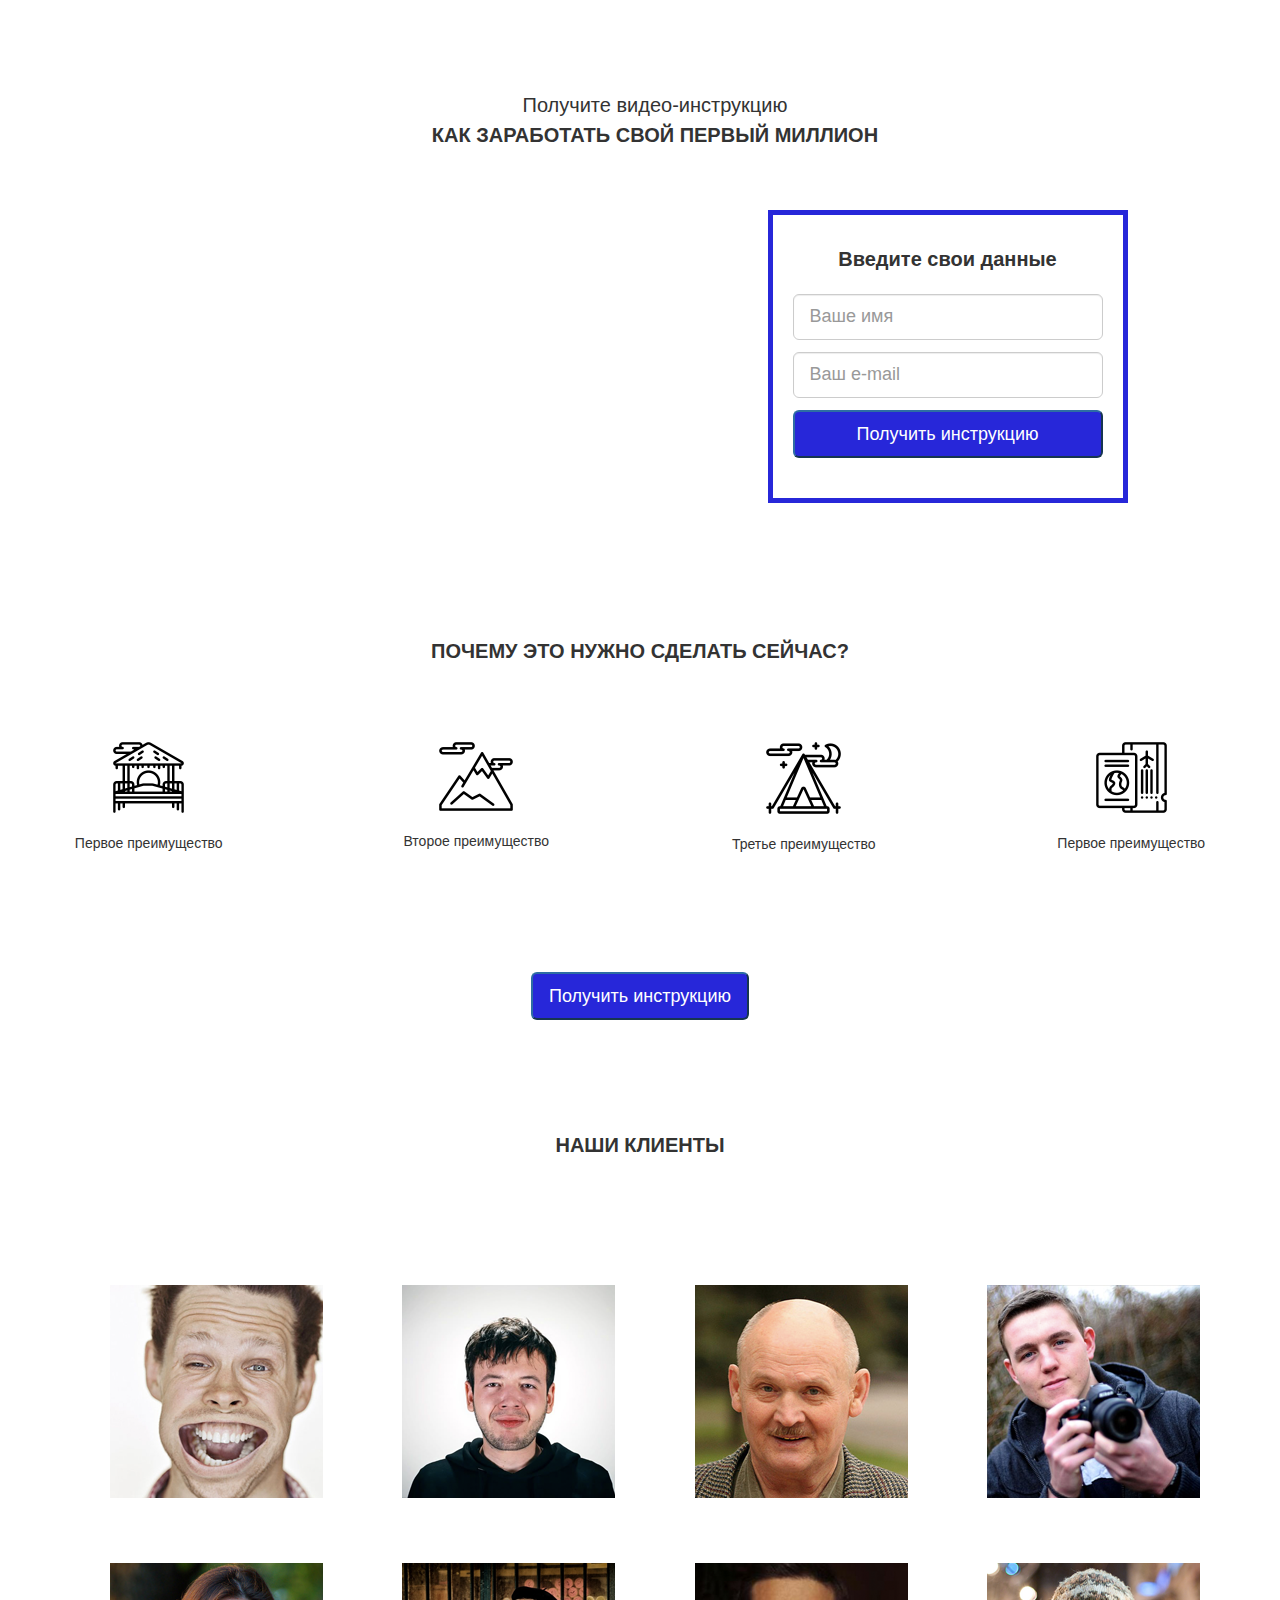
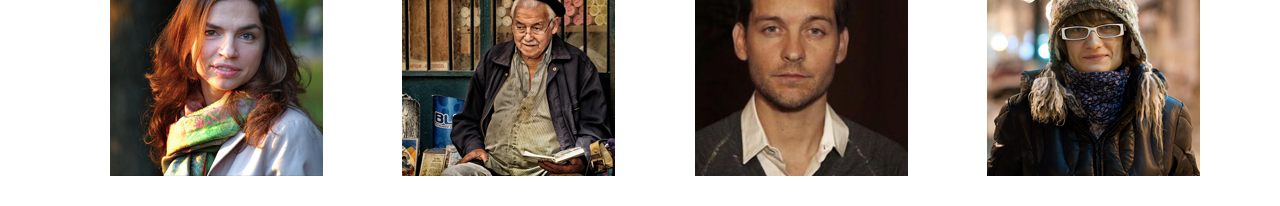
<file: lesson12/index.html>
<!DOCTYPE html>
<html lang="en">
<head>
	<meta charset="UTF-8">
	<title>Мой первый сайт</title>
 <link rel="stylesheet" type="text/css" href="css/bootstrap.css">
 <link rel="stylesheet" type="text/css" href="css/style.css">
</head>
<body>
	<div class="section">
		<div class="container">
			<div class="container">
			<div class="row">
				<div class="col-lg-6 col-lg-offset-3">
					<h1 class="header text-center" >
					<span>Получите видео-инструкцию</span>
					<strong class="text-uppercase">Как заработать свой первый миллион</strong>
				</h1>
				</div>
			</div>
		  <div class="row">
		  	<div class="col-lg-6 col-lg-offset-1 col-md-8 col-md-offset-2">
		  		<div class="video">
		  		<iframe width="100%" height="315" src="https://www.youtube.com/embed/ayVLjyWqMCs" frameborder="0" allow="accelerometer; autoplay; encrypted-media; gyroscope; picture-in-picture" allowfullscreen></iframe>
		  	</div>
		  </div>
    <div class="col-lg-4 col-lg-offset-0 col-md-8 col-md-offset-2">
    	<div class="form">
    		<form action="#">
    			<p class="form-header text-center">Введите свои данные</p>
    			<input type="text" class="form-control input-lg" placeholder="Ваше имя" >
    			<input type="text" class="form-control input-lg" placeholder="Ваш e-mail" >
    			<button class="btn-primary btn-lg btn-block form-btn">Получить инструкцию</button>
    		</form>
    	</div>
    </div>
		  </div>
		 </div>
		</div>
		</div>

<div class="section">
	<div class="row">
		<div class="col-lg-12 col-xs-12 col-sm-12 col-md-12">
			<h2 class="section-header text-uppercase text-center">Почему это нужно сделать сейчас?</h2>
		</div>
	</div>
	<div class="feature text-center">
		<div class="row">
			<div class="col-lg-3 col-md-6">
				<div class="feature-box">
					<img src="img/01.png" alt="1 преимущество">
					<p>Первое преимущество</p>
				</div>
			</div>
			<div class="col-lg-3 col-md-6">
				<div class="feature-box">
					<img src="img/02.png" alt="2 преимущество">
					<p>Второе преимущество</p>
				</div>
			</div>
			<div class="col-lg-3 col-md-6">
				<div class="feature-box">
					<img src="img/03.png" alt="3 преимущество">
					<p>Третье преимущество</p>
				</div>
			</div>
			<div class="col-lg-3 col-md-6">
				<div class="feature-box">
					<img src="img/04.png" alt="4 преимущество">
					<p>Первое преимущество</p>
				</div>
			</div>
			</div>
			<button class="btn-primary btn-lg center-block form-btn">Получить инструкцию</button>
		</div>
	</div>	
 <div class="section">
 	<div class="container">
 		<div class="row">
 		<div class="clients">
 			<div class="col-lg-12 col-md-12 col-sm-12 col-xs-12 text-uppercase text-center">
 			<p>Наши клиенты</p>
 		</div>
 		</div>
 	</div>
 	<div class="container">
<div class="row">
 <div class="clients-img">
 	<div class="col-lg-3 col-md-6 col-sm-9 col-xs-12 text-center  form-8">
 		<img src="img/1a.png" alt="Первый"> </div>
 			<div class="col-lg-3 col-md-6 col-sm-9 col-xs-12 text-center form-8 ">
 				<img src="img/2a.png" alt="Второй"> </div>
 			 <div class="col-lg-3 col-md-6 col-sm-9 col-xs-12 text-center form-8 ">
 			<img src="img/3a.png" alt="Третий"> </div>
 		<div class="col-lg-3 col-md-6 col-sm-9 col-xs-12 text-center form-8">
 	<img src="img/4a.png" alt="Четвертый"> </div>
 </div>
 			
 	  </div>
 	 </div>
 	 <div class="container">
  <div class="row">
 <div class="clients-img">
 	<div class="col-lg-3 col-md-6 col-sm-9 col-xs-12 text-center form-8 ">
 		<img src="img/5a (1).png" alt="Пятый"> </div>
 			<div class="col-lg-3 col-md-6 col-sm-9 col-xs-12 text-center form-8 ">
 				<img src="img/6a.png" alt="Шестой"> </div>
 			 <div class="col-lg-3 col-md-6 col-sm-9 col-xs-12 text-center form-8  ">
 			<img src="img/7a.png" alt="Седьмой"> </div>
 		<div class="col-lg-3 col-md-6 col-sm-9 col-xs-12 text-center form-8 ">
 	<img src="img/8a.png" alt="Восьмой"> </div>
 </div>
 			
 	  </div>
 	 </div>
  </div>
 </div>


</body>
</html>
</file>
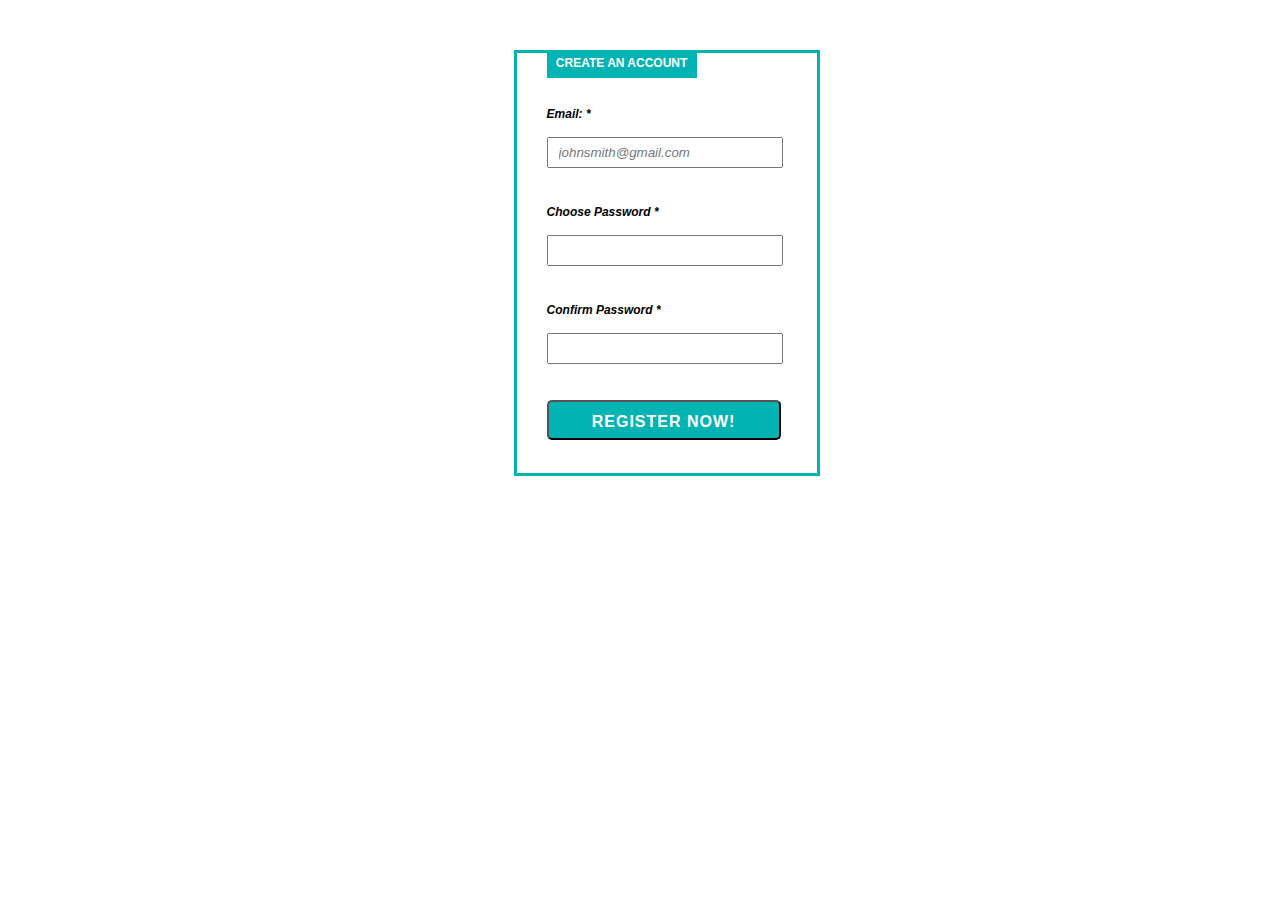
<file: lesson13/index.html>
<!DOCTYPE html>
<html lang="en">
<head>
	<meta charset="UTF-8">
	<link rel="stylesheet" type="text/css" href="css/style.css">
	<title>Registr</title>
</head>
<body>
	<div class="container">
		<div class="menu">
			<div class="form-create">
				<div class="text">Create an account
				</div>
			  <div class="email">Email: *</div>
			   <input class="email-input" type="input-email" name="text" placeholder="johnsmith@gmail.com ">
			   <div class="password1">Choose Password *
				</div>
			   <input class="email-input" type="input-email" name="text" >
			   <div class="password1">Confirm Password *
				</div>
				<input class="email-input" type="input-email" name="text" >
     <button class="btn"><p class="btn-text">REGISTER NOW!</p></button>
			</div>
		</div>
	</div>
</body>
</html>
</file>
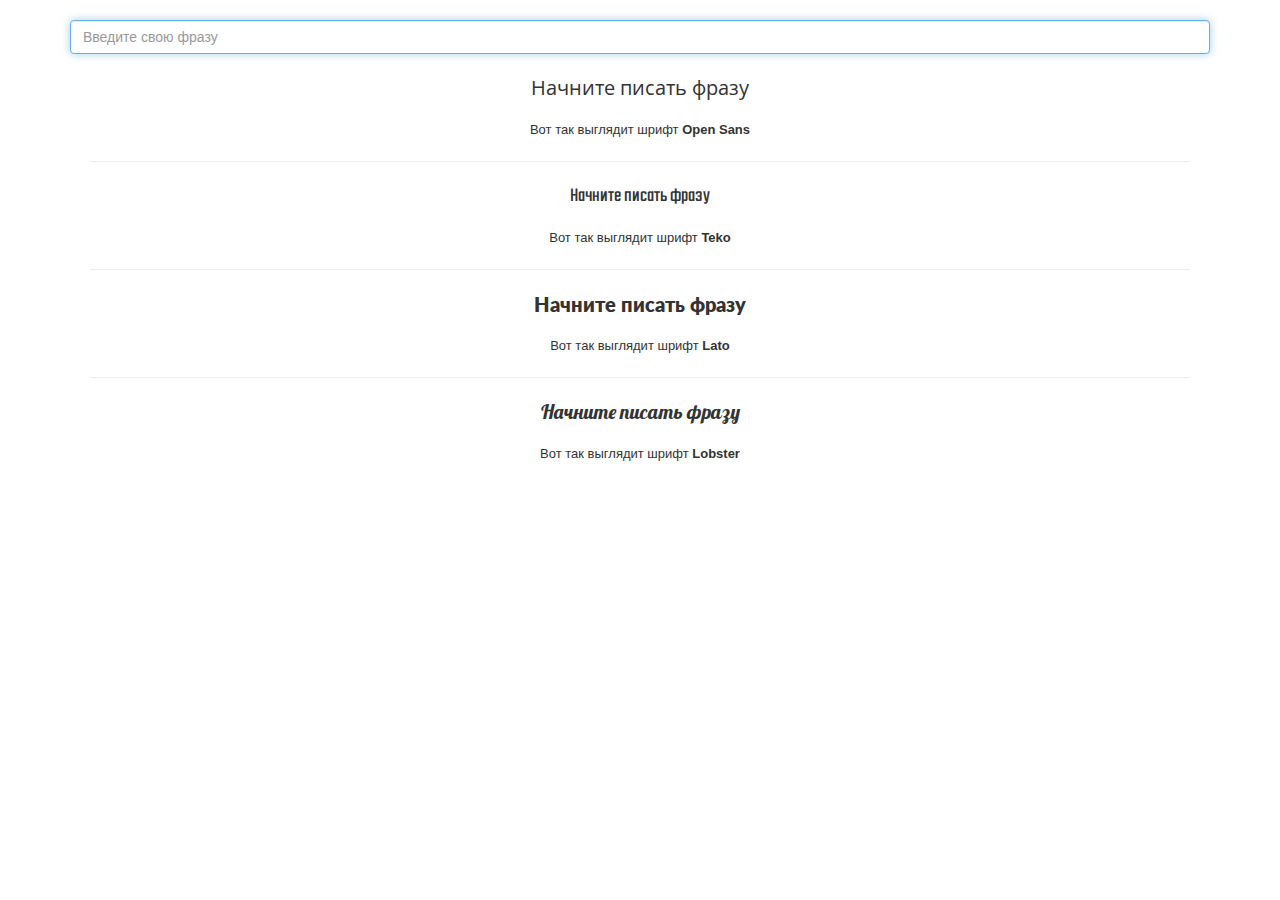
<file: lesson14.1/index.html>
<!DOCTYPE html>
<html lang="ru">
  <head>
    <meta charset="utf-8">
    <meta http-equiv="X-UA-Compatible" content="IE=edge">
    <meta name="viewport" content="width=device-width, initial-scale=1">
    <meta property="og:title" content="" />
    <meta property="og:description" content="" />
    <meta property="og:url" content="" />
    <meta property="og:image" content="img/preview.jpg" />

    <meta name="title" content="" />
    <meta name="description" content="" />
    <link rel="image_src" href="img/preview.jpg" />

    <!-- The above 3 meta tags *must* come first in the head; any other head content must come *after* these tags -->
    <title>Подбор шрифтов</title>
    <link rel="shortcut icon" type="image/x-icon" href="favicon.ico">
    <link rel="icon" href="img/favicon/favicon-16.png" sizes="16x16" type="image/png">
    <link rel="icon" href="img/favicon/favicon-32.png" sizes="32x32" type="image/png">
    <link rel="icon" href="img/favicon/favicon-48.png" sizes="48x48" type="image/png">
    <link rel="icon" href="img/favicon/favicon-62.png" sizes="62x62" type="image/png">
    <link rel="icon" href="img/favicon/favicon-192.png" sizes="192x192" type="image/png">
    <link href="https://fonts.googleapis.com/css?family=Open+Sans&display=swap" rel="stylesheet">
    <link href="https://fonts.googleapis.com/css?family=Lobster&display=swap" rel="stylesheet">

    <!-- Bootstrap -->
    <link href="css/bootstrap.min.css" rel="stylesheet">
  	<link rel="stylesheet" href="css/style.css"/>
    <!-- HTML5 shim and Respond.js for IE8 support of HTML5 elements and media queries -->
    <!-- WARNING: Respond.js doesn't work if you view the page via file:// -->
    <!--[if lt IE 9]>
      <script src="https://oss.maxcdn.com/html5shiv/3.7.3/html5shiv.min.js"></script>
      <script src="https://oss.maxcdn.com/respond/1.4.2/respond.min.js"></script>
    <![endif]-->
  </head>
  <body>
    <header>
    	<div class="container">
  				<div class="text-box"><input type="search" class="form-control" autofocus placeholder="Введите свою фразу"></div>
  				<div class="fonts">
  					<p class="resault OpenSans">Начните писать фразу</p>
  					<small >Вот так выглядит шрифт <strong>Open Sans</strong></small>
  					<hr>
  					<p class="resault Teko">Начните писать фразу</p>
  					<small>Вот так выглядит шрифт <strong>Teko</strong></small>
  					<hr>
  					<p class="resault Lato">Начните писать фразу</p>
  					<small>Вот так выглядит шрифт <strong>Lato</strong></small>
  					<hr>
  					<p class="resault Lobster">Начните писать фразу</p>
  					<small>Вот так выглядит шрифт <strong>Lobster</strong></small>
  					
  				</div>
    	</div>
    </header>

    <!-- jQuery (necessary for Bootstrap's JavaScript plugins) -->
    <script src="https://ajax.googleapis.com/ajax/libs/jquery/1.12.4/jquery.min.js"></script>
    <!-- Include all compiled plugins (below), or include individual files as needed -->
    <script>
    		$('input').keyup(function(){
    			$('p.resault').text($('input').val())
    		});
    </script>
  </body>
</html>
</file>
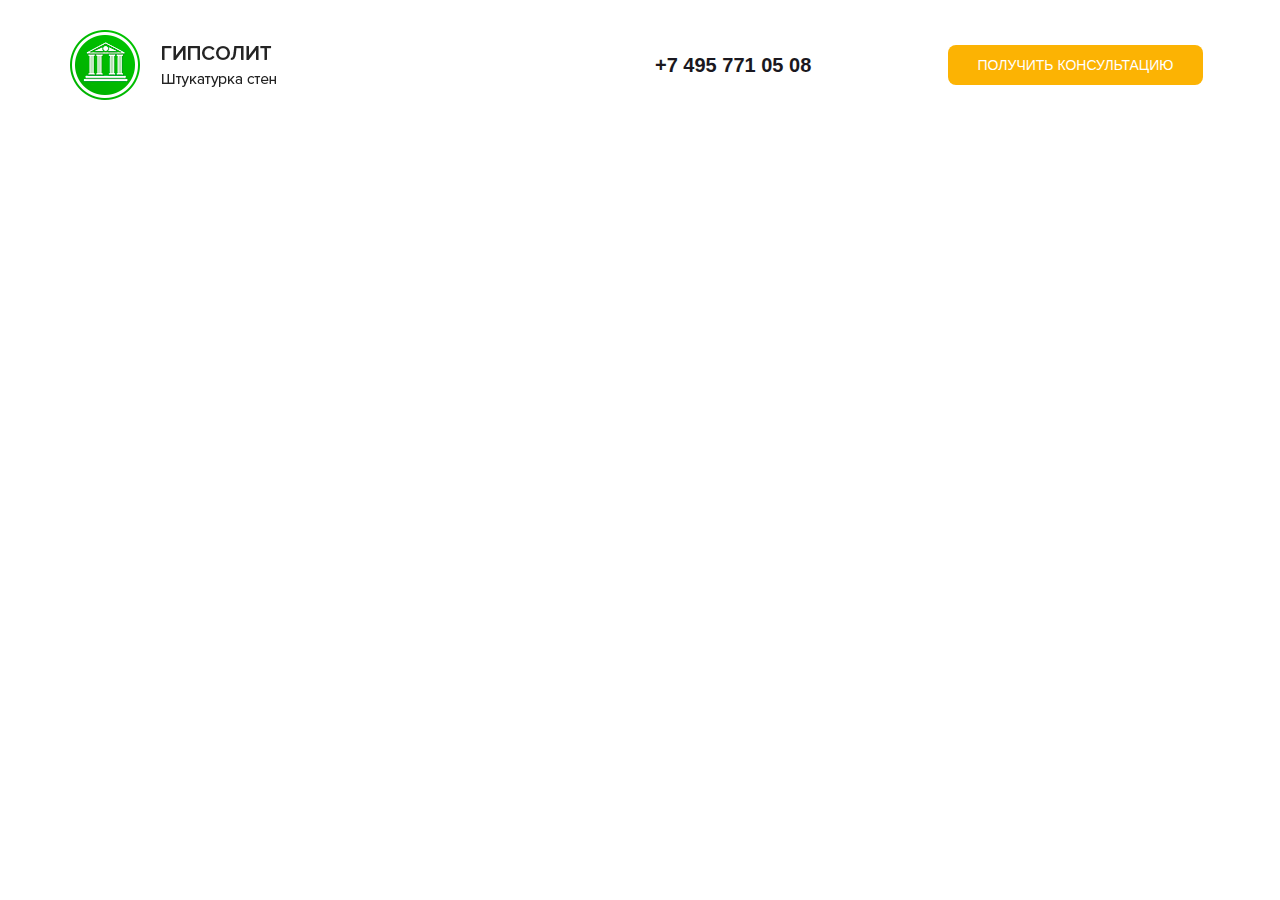
<file: lesson14/index.html>
<!DOCTYPE html>
<html lang="en">
<head>
  <meta http-equiv="X-UA-Compatible" content="IE=edge">
    <meta name="viewport" content="width=device-width, initial-scale=1">
  <meta charset="UTF-8">
  <title>Автоматизированная штукатурка стен</title>
  <link rel="stylesheet" type="text/css" href="css/style.css">
  <link rel="stylesheet" href="css/bootstrap.css">

</head>
<body>
  <main>
    <div class="container">
      <div class="header">
        <div class="row">
         <div class="col-md-3">
          <div class="logo">
           <img src="img/logo.png" alt="Гипсолит. Штукатурка стен">
       </div>
      </div>
       
       <div class="col-md-3 col-md-offset-3">
        <a class="phone-link" href="">+7 495 771 05 08</a>
    </div>
       
         <div class="col-md-3"> 
        <div class="wrap">
       <div class="wrap-block">
     <button class="button header-btn">Получить консультацию</button> 
        </div>
       </div>
      </div>
    </div>
   </div>
  </main>
</body>
</html>
</file>
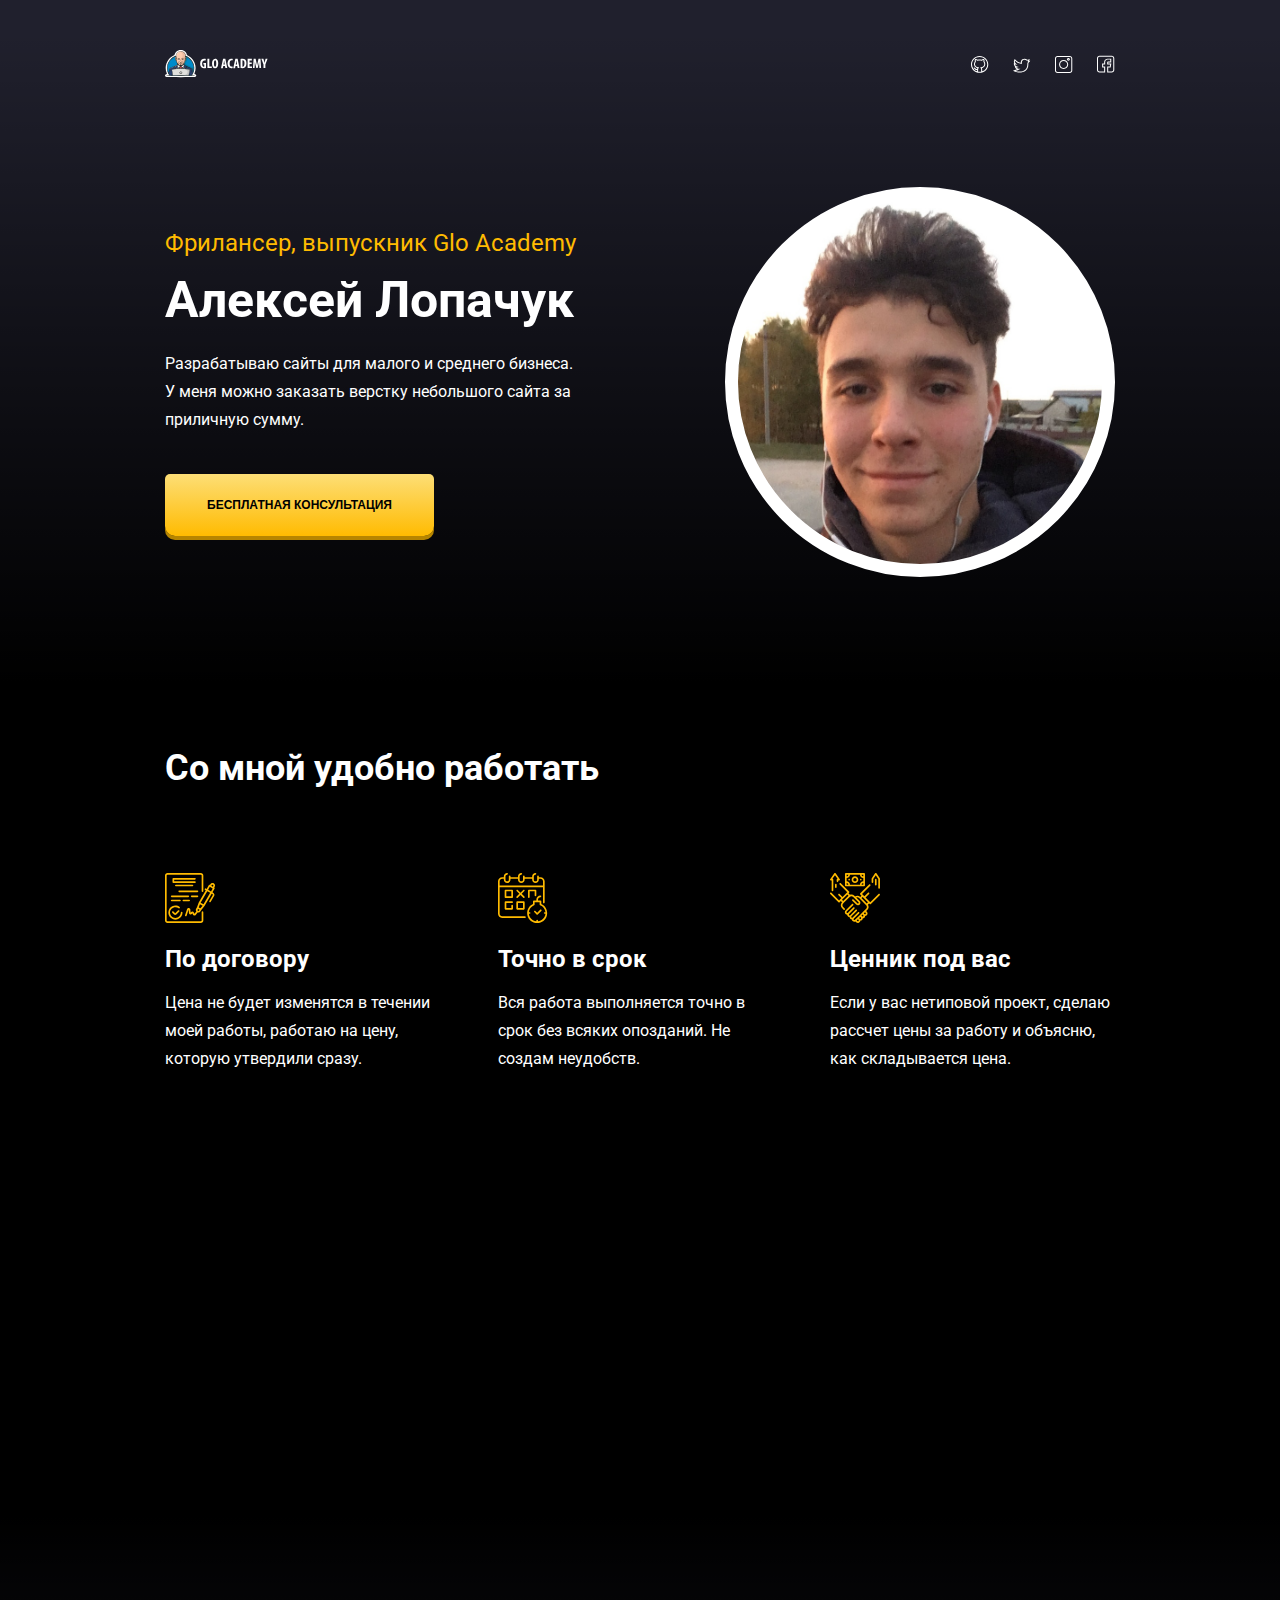
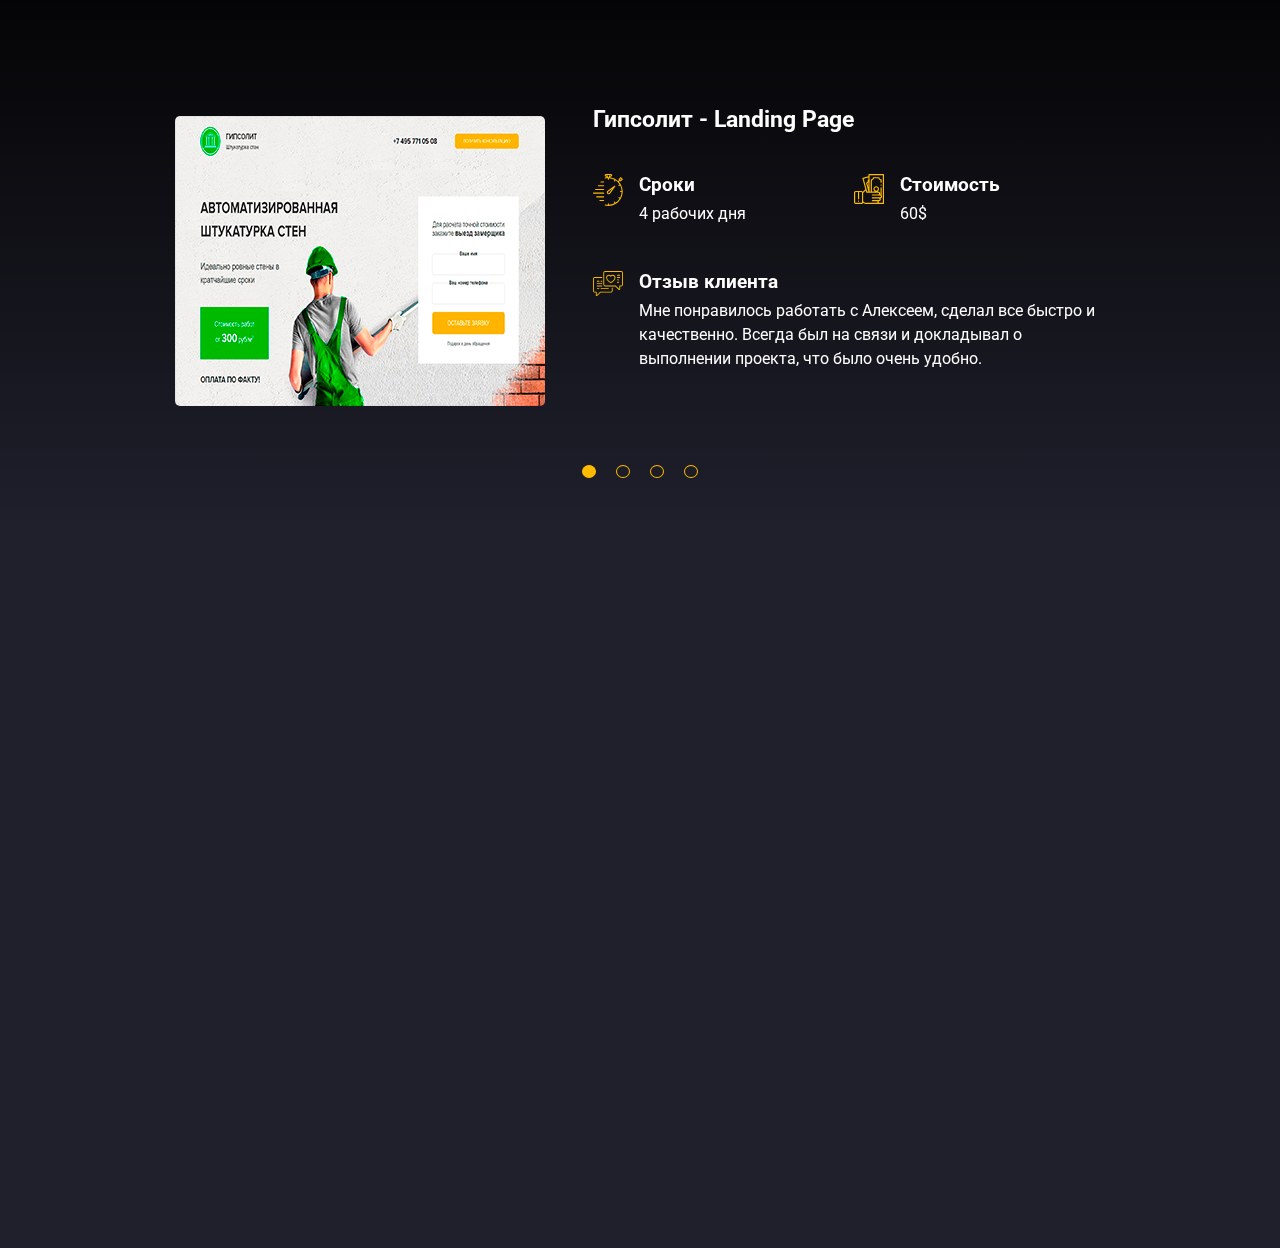
<file: portfolio/index.html>
<!DOCTYPE html>
<html lang="ru">
<head>
	<meta charset="UTF-8">
	<link rel="stylesheet" href="css/style.css">
	<link rel="stylesheet" href="css/swiper-bundle.min.css">
	<link rel="shortcut icon" href="../portfolio/img/logo/logo.ico" type="image/x-icon">
	<meta name="viewport" content="width=device-width, initial-scale=1">
	<link href="https://fonts.googleapis.com/css2?family=Roboto:wght@400;700&display=swap" rel="stylesheet">
	<link rel="stylesheet" href="https://cdnjs.cloudflare.com/ajax/libs/animate.css/3.5.1/animate.css">
	<title>Portfolio</title>
</head>
<body>
	<header class="hero">
		<div class="container">
			<div class="hero-header">
				<a href="https://glo.academy/"><img src="img/logo.svg" alt="Logo" class="logo"></a>
				<div class="social-links">

					<a href="https://alexkaunsss.github.io/" class="social-link">
						<img src="img/social/github.svg" alt="GitHub">
					</a>

					<a href="#" class="social-link">
						<img src="img/social/twitter.svg" alt="Twitter">
					</a>

					<a href="https://www.instagram.com/alexkauns/" class="social-link">
						<img src="img/social/instagram.svg" alt="Instagram">
					</a>

					<a href="https://www.facebook.com/alex.lapachuk.73" class="social-link">
						<img src="img/social/facebook.svg" alt="Facebook">
					</a>

				</div>
			</div>
			<div class="hero-content">

				<div class="hero-text">
					<span class="hero-subtitle wow fadeInLeft data-wow-delay="0.2s" ">Фрилансер, выпускник Glo Academy</span>
					<h1 class="hero-title wow fadeInLeft data-wow-delay="0.4s" ">Алексей Лопачук</h1>
					<p class="hero-description wow fadeInLeft data-wow-delay="0.6s"">Разрабатываю сайты для малого и среднего бизнеса. У меня можно заказать  верстку небольшого сайта за приличную сумму.</p>
					<a href="https://vk.com/im?sel=314858719" class="hero-button-text "><button class="button hero-button wow fadeInLeft data-wow-delay="0.6s"">Бесплатная консультация</button></a>
				</div>

				<div class="hero-avatar wow fadeIn data-wow-delay="0.1s"">
				</div>

			</div>
		</div>
	</header>
	<main>
		<section class="features section">
			<div class="container">
				<h2 class="section-title wow fadeInLeft data-wow-delay="0.2s"">Со мной удобно работать</h2>
				<div class="features-block">

					<div class="features-item wow fadeInUp data-wow-delay="0.2s"">
						<img src="img/features/offer-img.svg" alt="По договору" class="features-img">
						<h3 class="features-title">По договору</h3>
						<p class="features-text">Цена не будет изменятся в течении моей работы, работаю на цену, которую утвердили сразу.</p>
					</div>

					<div class="features-item wow fadeInUp data-wow-delay="0.2s"">
						<img src="img/features/deadline-img.svg" alt="Точно в срок" class="features-img">
						<h3 class="features-title">Точно в срок</h3>
						<p class="features-text">Вся работа выполняется точно в срок без всяких опозданий. Не создам неудобств.</p>
					</div>

					<div class="features-item wow fadeInUp data-wow-delay="0.2s"">
						<img src="img/features/agreement-img.svg" alt="Ценник под вас" class="features-img">
						<h3 class="features-title">Ценник под вас</h3>
						<p class="features-text">Если у вас нетиповой проект, сделаю рассчет цены за работу и объясню, как складывается цена.</p>
					</div>

					<div class="features-item wow fadeInDown data-wow-delay="0.2s"">
						<img src="img/features/steps-img.svg" alt="Премежуточные итоги" class="features-img">
						<h3 class="features-title">Премежуточные итоги</h3>
						<p class="features-text">Показываю работу поэтапно, а не в последий момент перед крайним сроком. </p>
					</div>

					<div class="features-item wow fadeInDown data-wow-delay="0.2s"">
						<img src="img/features/storage-img.svg" alt="Хостинг и домен " class="features-img">
						<h3 class="features-title">Хостинг и домен </h3>
						<p class="features-text">Если мы договорились о цене проекта, в неё входит всё: домен и хостинг на год + SSL сертификат.</p>
					</div>

					<div class="features-item wow fadeInDown data-wow-delay="0.2s"">
						<img src="img/features/conversation-img.svg" alt="Не брошу после сдачи" class="features-img">
						<h3 class="features-title">Не брошу после сдачи</h3>
						<p class="features-text">Научу вас или вашего сотрудника пользоваться сайтом, запишу видео-инструкции.</p>
					</div>

				</div>
			</div>
		</section>

		<section class="section projects">
			<div class="container">
				<h2 class="section-title wow fadeInLeft data-wow-delay="0.2s" ">Последние проекты</h2>

				<div class="project-slider">

					<div class="project-slide">
						<img src="img/project/1.png" alt="Project-image" class="project-image">
						<div class="project-text">
							<h3 class="project-title">Гипсолит - Landing Page</h3>

							<div class="project-time">
								<img src="img/project/time-icon.svg" alt="Сроки" class="project-icon">
								<div class="project-desription">
									<h3 class="project-subtitle">Сроки</h3>
									<p class="project-paragraph">4 рабочих дня</p>
								</div>	
							</div>

							<div class="project-cost">
								<img src="img/project/cost-icon.svg" alt="Сроки" class="project-icon">
								<div class="project-desription">
									<h3 class="project-subtitle">Стоимость</h3>
									<p class="project-paragraph">60$</p>
								</div>	
							</div>

							<div class="project-feedback">
								<img src="img/project/feedback-icon.svg" alt="Сроки" class="project-icon">
								<div class="project-desription">
									<h3 class="project-subtitle">Отзыв клиента</h3>
									<p class="project-paragraph">Мне понравилось работать с Алексеем, сделал все быстро и качественно. Всегда был на связи и докладывал о выполнении проекта, что было очень удобно.</p>
								</div>	
							</div>

						</div>
					</div>

					<div class="project-slide">
						<img src="img/project/2.png" alt="Project-image" class="project-image">
						<div class="project-text">
							<h3 class="project-title">Delivery Food - многостранничный сайт</h3>

							<div class="project-time">
								<img src="img/project/time-icon.svg" alt="Сроки" class="project-icon">
								<div class="project-desription">
									<h3 class="project-subtitle">Сроки</h3>
									<p class="project-paragraph">3 рабочих дня</p>
								</div>	
							</div>

							<div class="project-cost">
								<img src="img/project/cost-icon.svg" alt="Сроки" class="project-icon">
								<div class="project-desription">
									<h3 class="project-subtitle">Стоимость</h3>
									<p class="project-paragraph">50$</p>
								</div>	
							</div>

							<div class="project-feedback">
								<img src="img/project/feedback-icon.svg" alt="Сроки" class="project-icon">
								<div class="project-desription">
									<h3 class="project-subtitle">Отзыв клиента</h3>
									<p class="project-paragraph">Мне понравилось работать с Алексеем, сделал все быстро и качественно. Всегда был на связи и докладывал о выполнении проекта, что было очень удобно.</p>
								</div>	
							</div>

						</div>
					</div>

					<div class="project-slide">
						<img src="img/project/1.png" alt="Project-image" class="project-image">
						<div class="project-text">
							<h3 class="project-title">Гипсолит - Landing Page</h3>

							<div class="project-time">
								<img src="img/project/time-icon.svg" alt="Сроки" class="project-icon">
								<div class="project-desription">
									<h3 class="project-subtitle">Сроки</h3>
									<p class="project-paragraph">4 рабочих дня</p>
								</div>	
							</div>

							<div class="project-cost">
								<img src="img/project/cost-icon.svg" alt="Сроки" class="project-icon">
								<div class="project-desription">
									<h3 class="project-subtitle">Стоимость</h3>
									<p class="project-paragraph">60$</p>
								</div>	
							</div>

							<div class="project-feedback">
								<img src="img/project/feedback-icon.svg" alt="Сроки" class="project-icon">
								<div class="project-desription">
									<h3 class="project-subtitle">Отзыв клиента</h3>
									<p class="project-paragraph">Мне понравилось работать с Алексеем, сделал все быстро и качественно. Всегда был на связи и докладывал о выполнении проекта, что было очень удобно.</p>
								</div>	
							</div>

						</div>
					</div>


					<div class="project-slide">
						<img src="img/project/1.png" alt="Project-image" class="project-image">
						<div class="project-text">
							<h3 class="project-title">Гипсолит - Landing Page</h3>

							<div class="project-time">
								<img src="img/project/time-icon.svg" alt="Сроки" class="project-icon">
								<div class="project-desription">
									<h3 class="project-subtitle">Сроки</h3>
									<p class="project-paragraph">4 рабочих дня</p>
								</div>	
							</div>

							<div class="project-cost">
								<img src="img/project/cost-icon.svg" alt="Сроки" class="project-icon">
								<div class="project-desription">
									<h3 class="project-subtitle">Стоимость</h3>
									<p class="project-paragraph">60$</p>
								</div>	
							</div>

							<div class="project-feedback">
								<img src="img/project/feedback-icon.svg" alt="Сроки" class="project-icon">
								<div class="project-desription">
									<h3 class="project-subtitle">Отзыв клиента</h3>
									<p class="project-paragraph">Мне понравилось работать с Алексеем, сделал все быстро и качественно. Всегда был на связи и докладывал о выполнении проекта, что было очень удобно.</p>
								</div>	
							</div>

						</div>
					</div>


				</div>
			</div>
		</section>

	</main>

	<footer class="section">
		<div class="container">
			<div class="section-title wow fadeInLeft data-wow-delay="0.2s"">Свяжитесь со мной</div>
			<div class="contacts-block">
				<form action="POST" class="contacts-form wow fadeInLeft data-wow-delay="0.6s"">
					<h4 class="form-title">Можете просто оставить заявку, я позвоню вам сегодня</h4>
					<input type="text" class="input input-name" placeholder="Ваше имя">
					<input type="text" class="input input-phone" placeholder="Ваш телефон">
					<a href="https://vk.com/im?sel=314858719" class="hero-button-text"><button class="button form-button">Бесплатная консультация</button></a>
				</form>
				<div class="contacts-text wow fadeInRight data-wow-delay="0.6s"">
					<div class="contacts-data">
						<div class="contacts-phone">
							<h4 class="contacts-title">Телефон</h4>
							<a class="contacts-link" href="tel:+375333563442">+375 33 356 34 42</a>
						</div>
						<div class="contacts-mail">
							<h4 class="contacts-title">Почта</h4>
							<a class="contacts-link" href="mailto:alexlapachuk13@gmail.com">alexlapachuk13@gmail.com</a>
						</div>
						<div class="contacts-social">
							<h4 class="contacts-title">Соцсети</h4>
							<a href="https://t.me/alexkauns" class="contacts-link">t.me/alexkauns</a>
							<a href="https://t.me/alexkauns" class="contacts-link">t.me/alexkauns</a>
							<a href="https://t.me/alexkauns" class="contacts-link">t.me/alexkauns</a>
						</div>
					</div>
					<div class="social-links">

						<a href="https://alexkaunsss.github.io/" class="social-link">
							<img src="img/social/github.svg" alt="GitHub">
						</a>

						<a href="#" class="social-link">
							<img src="img/social/twitter.svg" alt="Twitter">
						</a>

						<a href="https://www.instagram.com/alexkauns/" class="social-link">
							<img src="img/social/instagram.svg" alt="Instagram">
						</a>

						<a href="https://www.facebook.com/alex.lapachuk.73" class="social-link">
							<img src="img/social/facebook.svg" alt="Facebook">
						</a>

					</div>
					<a href="https://freelance.habr.com/info/legal/pp" class="contacts-policy">Политика конфиденциальности</a>
				</div>
			</div>
		</div>
	</footer>

	<script src="js/wow.min.js"></script>
	<script src="js/swiper-bundle.min.js"></script>
	<script src="https://code.jquery.com/jquery-1.12.4.min.js"></script>
	<script src="js/slick.min.js"></script>
	<script src="js/script.js"></script>
	<script>
		new WOW().init();
	</script>
</body>
</html>
</file>
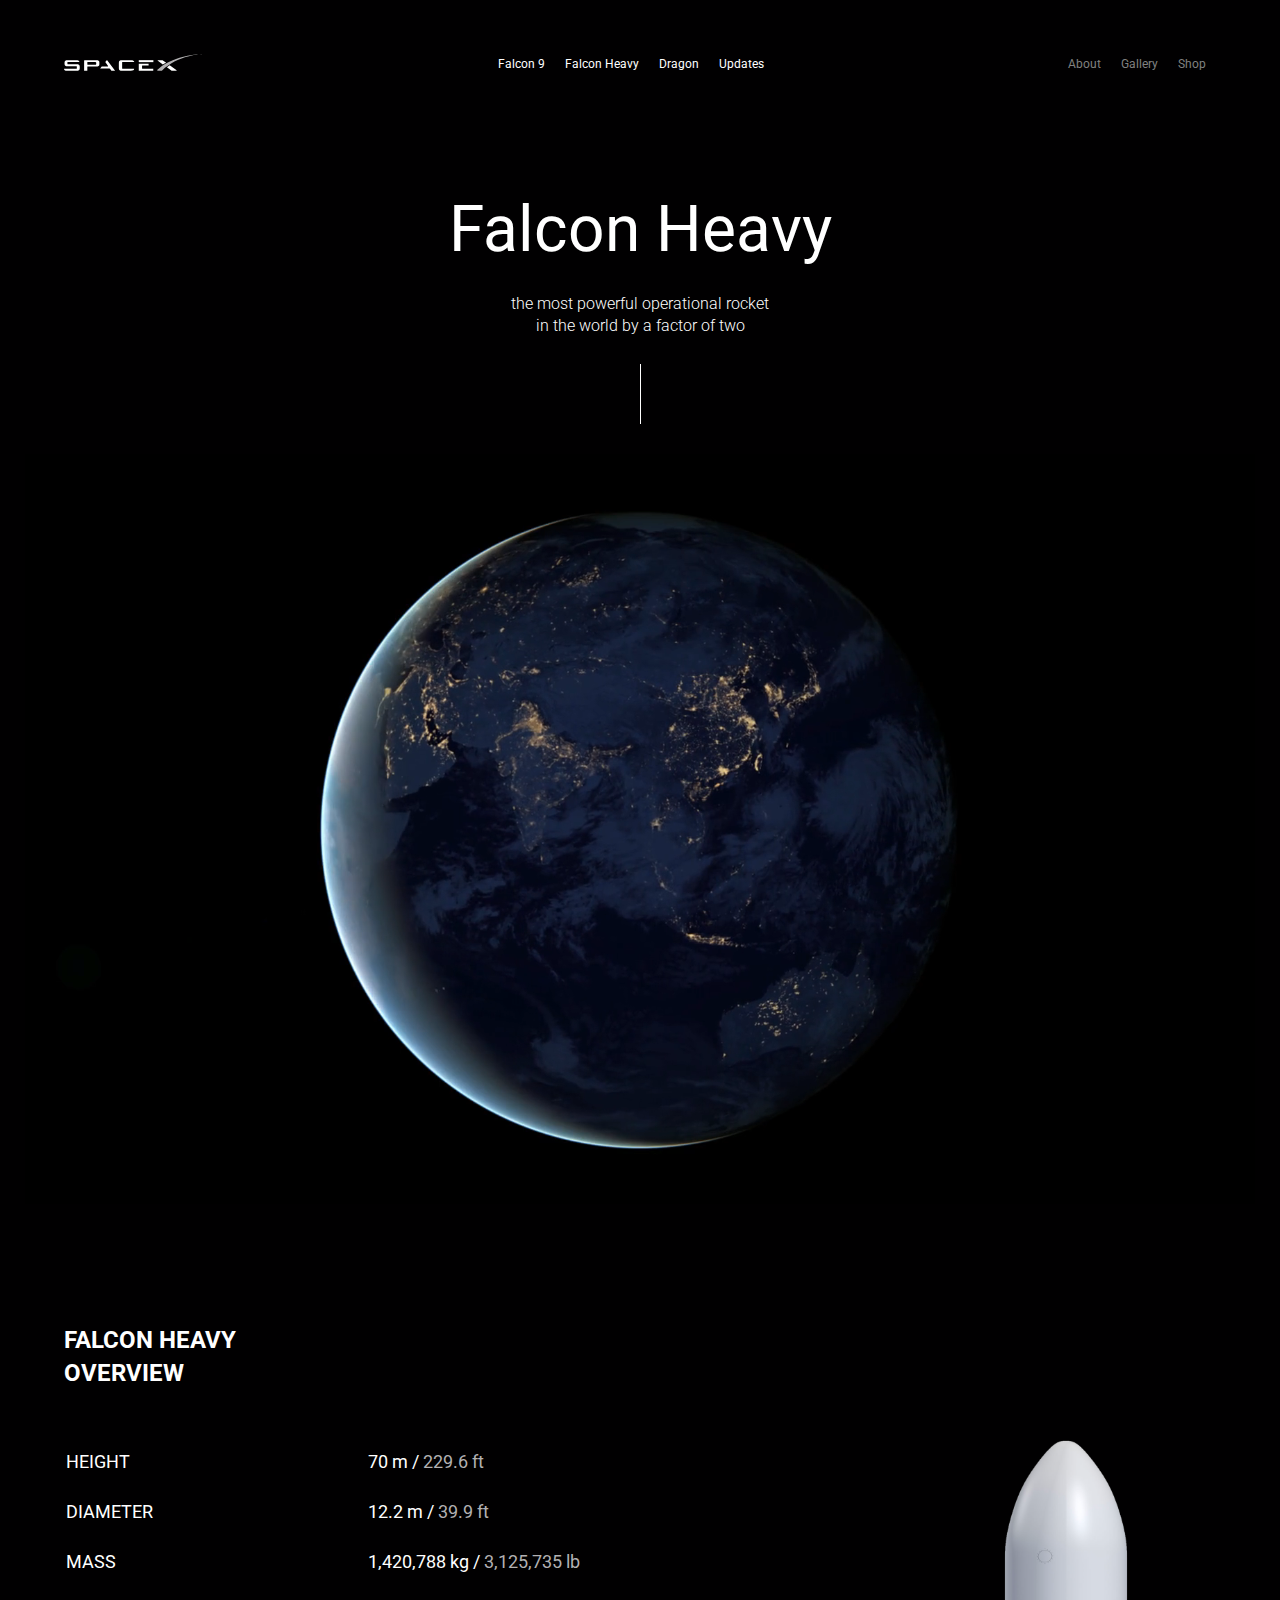
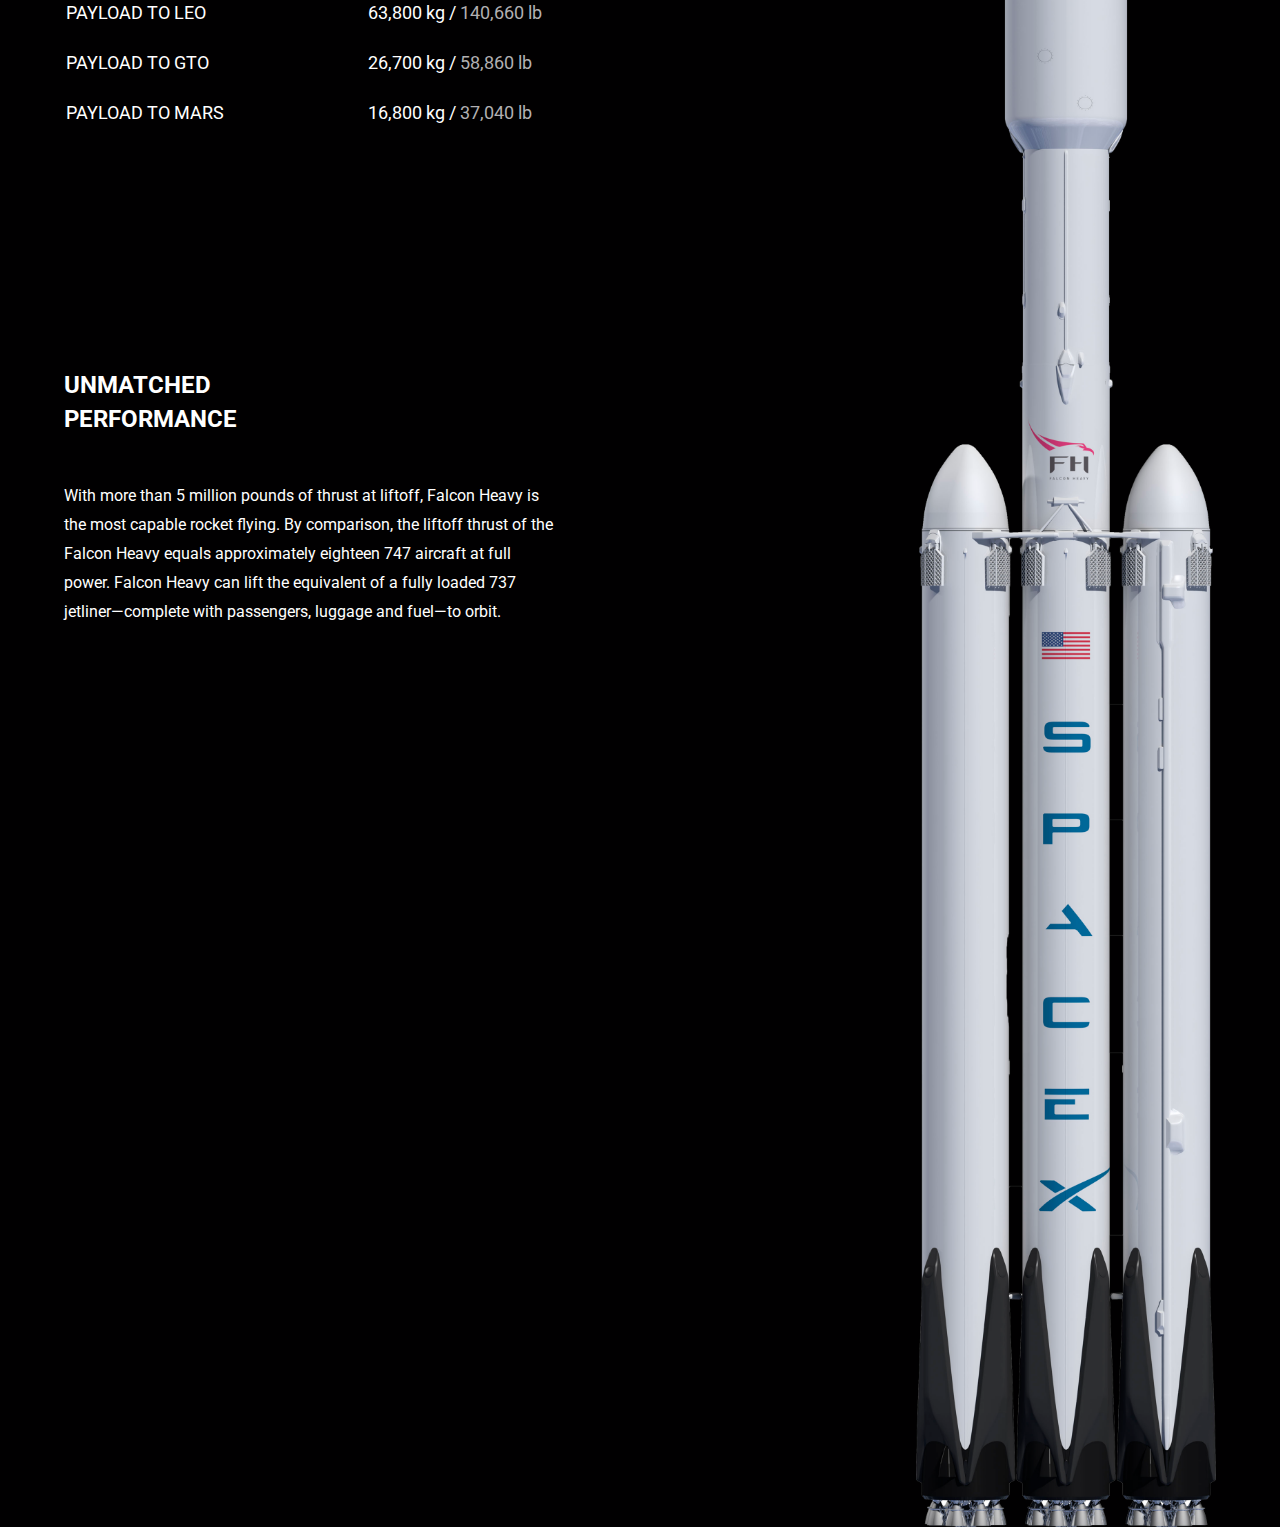
<file: space/index.html>
<!DOCTYPE html>
<html lang="en">
<head>
	<meta charset="UTF-8">
	<meta name='viewport' content='width=device-width,initial-scale=1'>
	<link rel="stylesheet" href="css/style.css">
	<link rel="shortcut icon" href="../space/img/logo.ico" type="image/x-icon">
	<link href="https://fonts.googleapis.com/css2?family=Roboto:wght@400;700&display=swap" rel="stylesheet">
	<link rel="stylesheet" href="https://cdnjs.cloudflare.com/ajax/libs/animate.css/3.5.1/animate.css">
	<link rel="stylesheet" href="css/vidbg.css">
	<script src="js/wow.min.js"></script>
	<title>SpaceX</title>
</head>
<body>

	<header class="header">
		<img src="img/logo.svg" alt="Logo SpaceX" class="logo wow fadeInDown" data-wow-delay="0.1s">
		
		<nav class="main-nav wow fadeInDown" data-wow-delay="0.1s">
			<ul class="list">
				<li class="item">
					<a href="#" class="item-link">Falcon 9</a>
				</li>
				<li class="item">
					<a href="#" class="item-link">Falcon Heavy</a>
				</li>
				<li class="item">
					<a href="#" class="item-link">Dragon</a>
				</li>
				<li class="item">
					<a href="#" class="item-link">Updates</a>
				</li>
			</ul>
		</nav>

		<nav class="secondary-nav wow fadeInDown" data-wow-delay="0.1s">
			<ul class="list">
				<li class="item">
					<a href="#" class="item-link">About</a>
				</li>
				<li class="item">
					<a href="#" class="item-link">Gallery</a>
				</li>
				<li class="item">
					<a href="#" class="item-link">Shop</a>
				</li>
			</ul>
		</nav>
	</header>

	<section class="main">
		<h1 class="title wow fadeInUp" data-wow-delay="0.5s">Falcon Heavy</h1>
		<p class="description wow fadeInUp" data-wow-delay="0.8s">The most powerful operational rocket in the world by a factor of two</p>
	</section>

	<div class="video wow fadeInUp" data-wow-delay="1.2s">
	</div>

	<section class="features">
		<div class="overview">
			<h2 class="features-title">Falcon Heavy<br>Overview</h2>
			<table class="table">
				<tr>
					<td class="first-table-column">HEIGHT</td>
					<td class="first-table-column">70 m / <div class="meanty">229.6 ft</div></td>
				</tr>

				<tr>
					<td class="first-table-column">DIAMETER</td>
					<td class="first-table-column">12.2 m / <div class="meanty">39.9 ft</div></td>
				</tr>

				<tr>
					<td class="first-table-column">MASS</td>
					<td class="first-table-column">1,420,788 kg / <div class="meanty">3,125,735 lb</div></td>
				</tr>

				<tr>
					<td class="first-table-column">PAYLOAD TO LEO</td>
					<td class="first-table-column">63,800 kg / <div class="meanty">140,660 lb</div></td>
				</tr>

				<tr>
					<td class="first-table-column">PAYLOAD TO GTO	</td>
					<td class="first-table-column">26,700 kg / <div class="meanty">58,860 lb</div></td>
				</tr>

				<tr>
					<td class="first-table-column">PAYLOAD TO MARS</td>
					<td class="first-table-column">16,800 kg / <div class="meanty">37,040 lb</div></td>
				</tr>
			</table>
			<img src="img/rocket.png" alt="Rocket" class="rocket" data-rellax-speed="13">
			<h2 class="features-title">
				UNMATCHED<br> PERFORMANCE
			</h2>
			<p class="features-text">
				With more than 5 million pounds of thrust at liftoff, Falcon Heavy is the most capable rocket flying. By comparison, the liftoff thrust of the Falcon Heavy equals approximately eighteen 747 aircraft at full power. Falcon Heavy can lift the equivalent of a fully loaded 737 jetliner—complete with passengers, luggage and fuel—to orbit.
			</p>
		</div>
	</section>

	<footer class="footer">
		<img src="img/logo.svg" alt="Logo SpaceX" class="logo footer-logo wow fadeInUp"  data-wow-delay="0.1s">
		<nav class="footer-nav wow fadeInUp"  data-wow-delay="0.2s">
			<ul class="list">
				<li class="item">
					<a href="#" class="item-link">Twitter</a>
				</li>
				<li class="item">
					<a href="#" class="item-link">Youtube</a>
				</li>
				<li class="item">
					<a href="#" class="item-link">Instagram</a>
				</li>
				<li class="item">
					<a href="#" class="item-link">Flickr</a>
				</li>
				<li class="item">
					<a href="#" class="item-link">LinkedIn</a>
				</li>
				<li class="item">
					<a href="#" class="item-link">Privacy</a>
				</li>
				<li class="item">
					<a href="#" class="item-link">Policy</a>
				</li>
			</ul>
		</nav>
		<p class="footer-text wow fadeInUp" data-wow-delay="0.3s">For additional questions, contact <a class="mail-link" href="mailto:rideshare@spacex.com">rideshare@spacex.com</a></p>
		<a href="#" class="button wow fadeInUp" data-wow-delay="0.4s">Contact us</a>
	</footer>

	<script src="js/rellax.min.js"></script>
	<script src="js/vidbg.js"></script>
	<script src="js/main.js"></script>
	

</body>
</html>
</file>
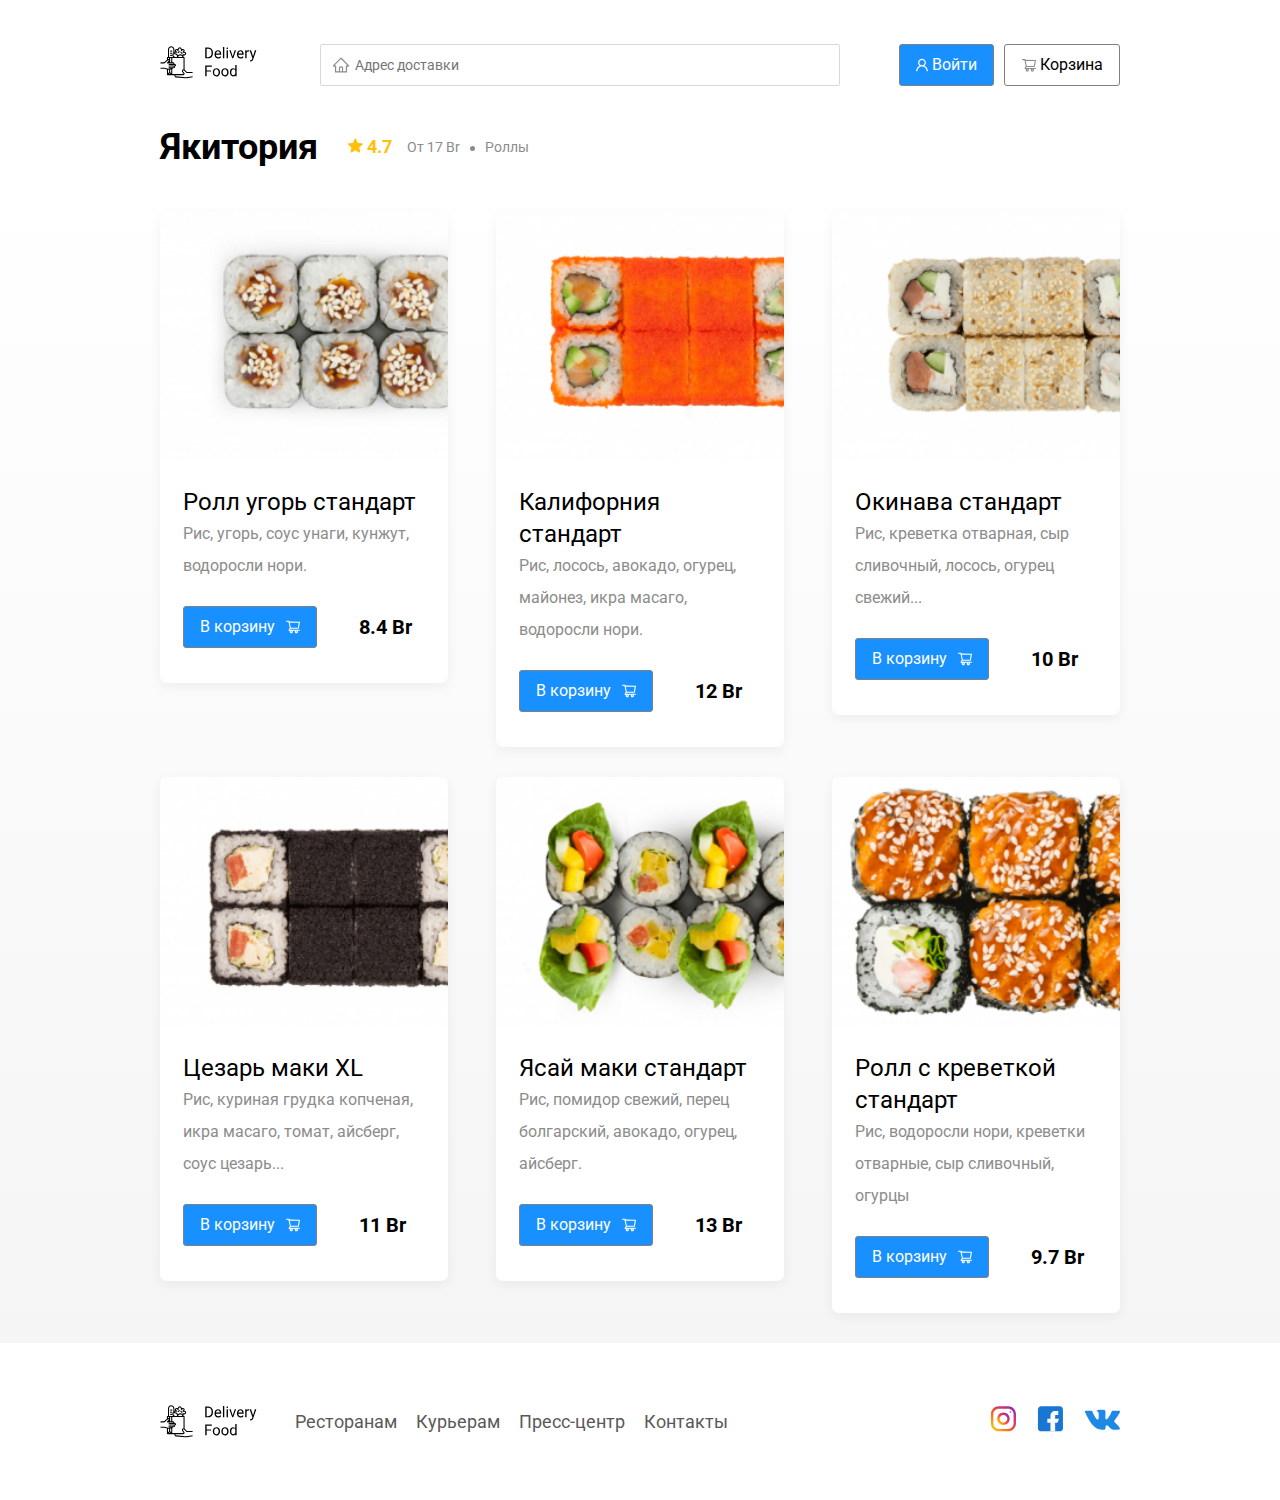
<file: delivery/restaraunt.html>
<!DOCTYPE html>
<html lang="ru">
<head>
	<meta charset="UTF-8">
	<meta name="viewport" content="width=device-width, initial-scale=1.0">
	<link rel="stylesheet" href="css/normalize.css">
	<link rel="stylesheet" type="text/css" href="css/style.css">
	<link rel="stylesheet" href="css/animate.css">
	<link rel="shortcut icon" href="../delivery/img/logo.ico" type="image/x-icon">
	<title>Якитория</title>
	<link href="https://fonts.googleapis.com/css2?family=Roboto:wght@400;700&display=swap" rel="stylesheet">
</head>
<body>
	<div class="container">
		<!-- Шапка сайта -->
		<header class="header">
			<!-- Логотип -->
			<a href="index.html">
				<img src="img/logo.svg" alt="Logo" class="logo wow pulse" data-wow-duration="0.5s">
			</a>
			<!-- Поле адреса -->

			<input type="text" class="input input-addres" placeholder="Адрес доставки">
			<div class="buttons">
				<button class="button button-primary">
					<img src="img/user.svg" alt="User" class="button-icon">	
					<span class="button-text">Войти</span>
				</button>
				<button class="button">
					<img src="img/cart.svg" alt="Cart" class="button-icon">
					<span class="button-text">Корзина</span>
				</button>
			</div>
		</header>
	</div>
	<!-- container -->

	<main class="main">
		<div class="container">


			<section class="restaurants">
				<div class="section-heading">
					<h2 class="section-title">Якитория</h2>
					<div class="card-info">
						<div class="rating">
							<img src="img/star.svg" alt="star" class="rating-star">
						4.7</div>
						<div class="price">От 17 Br</div>
						<div class="category">Роллы</div>
					</div>
				</div>
			</section>

			<div class="cards">



				<div class="card wow fadeInUp" data-wow-duration="0.2s" >
					<img src="img/roll1.jpg" alt="Image" class="card-image">
					<div class="card-text">
						<div class="card-heading">
							<h3 class="card-title card-title-reg">Ролл угорь стандарт</h3>
						</div>
						<!--card-heading -->
						<div class="card-info">
							<div class="ingr">Рис, угорь, соус унаги, кунжут, водоросли нори.</div>
						</div>
						<!-- card-info -->
						<div class="card-buttons">
							<button class="button button-primary">
								<span class="button-card-text">В корзину</span>
								<img src="img/cart-white.svg" alt="Cart" class="cart-button-image">
							</button>
							<strong class="card-price-bold">8.4 Br</strong>
						</div>
					</div>
				</div>
				<!-- /.card -->

				<div class="card wow fadeInUp" data-wow-duration="0.4s">
					<img src="img/roll2.jpg" alt="Image" class="card-image">
					<div class="card-text">
						<div class="card-heading">
							<h3 class="card-title card-title-reg">Калифорния стандарт</h3>
						</div>
						<!--card-heading -->
						<div class="card-info">
							<div class="ingr">Рис, лосось, авокадо, огурец, майонез, икра масаго, водоросли нори.</div>
						</div>
						<!-- card-info -->
						<div class="card-buttons">
							<button class="button button-primary">
								<span class="button-card-text">В корзину</span>
								<img src="img/cart-white.svg" alt="Cart" class="cart-button-image">
							</button>
							<strong class="card-price-bold">12 Br</strong>
						</div>
					</div>
				</div>
				<!-- /.card -->

				<div class="card wow fadeInUp" data-wow-duration="0.6s">
					<img src="img/roll3.jpg" alt="Image" class="card-image">
					<div class="card-text">
						<div class="card-heading">
							<h3 class="card-title card-title-reg">Окинава стандарт</h3>
						</div>
						<!--card-heading -->
						<div class="card-info">
							<div class="ingr"> Рис, креветка отварная, сыр сливочный, лосось, огурец свежий...</div>
						</div>
						<!-- card-info -->
						<div class="card-buttons">
							<button class="button button-primary">
								<span class="button-card-text">В корзину</span>
								<img src="img/cart-white.svg" alt="Cart" class="cart-button-image">
							</button>
							<strong class="card-price-bold">10 Br</strong>
						</div>
					</div>
				</div>
				<!-- /.card -->

				<div class="card wow fadeInUp" data-wow-duration="0.2s">
					<img src="img/roll4.jpg" alt="Image" class="card-image">
					<div class="card-text">
						<div class="card-heading">
							<h3 class="card-title card-title-reg">Цезарь маки XL</h3>
						</div>
						<!--card-heading -->
						<div class="card-info">
							<div class="ingr">Рис, куриная грудка копченая, икра масаго, томат, айсберг, соус цезарь...</div>
						</div>
						<!-- card-info -->
						<div class="card-buttons">
							<button class="button button-primary">
								<span class="button-card-text">В корзину</span>
								<img src="img/cart-white.svg" alt="Cart" class="cart-button-image">
							</button>
							<strong class="card-price-bold">11 Br</strong>
						</div>
					</div>
				</div>
				<!-- /.card -->


				<div class="card wow fadeInUp" data-wow-duration="0.4s">
					<img src="img/roll5.jpg" alt="Image" class="card-image">
					<div class="card-text">
						<div class="card-heading">
							<h3 class="card-title card-title-reg">Ясай маки стандарт</h3>
						</div>
						<!--card-heading -->
						<div class="card-info">
							<div class="ingr">Рис, помидор свежий, перец болгарский, авокадо, огурец, айсберг.</div>
						</div>
						<!-- card-info -->
						<div class="card-buttons">
							<button class="button button-primary">
								<span class="button-card-text">В корзину</span>
								<img src="img/cart-white.svg" alt="Cart" class="cart-button-image">
							</button>
							<strong class="card-price-bold">13 Br</strong>
						</div>
					</div>
				</div>
				<!-- /.card -->


				<div class="card wow fadeInUp" data-wow-duration="0.6s">
					<img src="img/roll6.jpg" alt="Image" class="card-image">
					<div class="card-text">
						<div class="card-heading">
							<h3 class="card-title card-title-reg">Ролл с креветкой стандарт</h3>
						</div>
						<!--card-heading -->
						<div class="card-info">
							<div class="ingr">Рис, водоросли нори, креветки отварные, сыр сливочный, огурцы</div>
						</div>
						<!-- card-info -->
						<div class="card-buttons">
							<button class="button button-primary">
								<span class="button-card-text">В корзину</span>
								<img src="img/cart-white.svg" alt="Cart" class="cart-button-image">
							</button>
							<strong class="card-price-bold">9.7 Br</strong>
						</div>
					</div>
				</div>
				<!-- /.card -->






			</div>
		</main>

		<footer class="footer">
			<div class="container">
				<div class="footer-block">
					<img src="img/logo.svg" alt="Logo" class="logo footer-logo">
					<nav class="footer-nav">
						<a href="#" class="footer-link">Ресторанам</a>
						<a href="#" class="footer-link">Курьерам</a>
						<a href="#" class="footer-link">Пресс-центр</a>
						<a href="#" class="footer-link">Контакты</a>		
					</nav>

					<div class="social-links">
						<a href="https://www.instagram.com/delivery_club/?hl=ru" class="social-link"><img src="img/inst.svg" alt="Inst"></a>
						<a href="https://www.facebook.com/DeliveryClub.ru/" class="social-link"><img src="img/fb.svg" alt="Fb"></a>
						<a href="https://vk.com/deliveryclub" class="social-link"><img src="img/vk.svg" alt="Vk"></a>		
					</div>
					<!-- social-links -->
				</div>
				<!-- footer-block -->
			</div>
			<!-- container -->
		</footer>
		<script src="js/wow.min.js"></script>
		<script src="js/main.js"></script>
		<script>
			new WOW().init();
		</script>
	</body>
	</html>
</file>
<file: lesson12/css/style.css>
.header{ 
 font-size: 20px;
 line-height: 1.5;
 margin-bottom: 60px;
 margin: 60px auto;
 }

 .header span {
 display: block;
 }
.section	{
padding: 30px 0;

}

.form {
 border: 5px solid #2727d9;
 padding: 30px 20px;
 }
 .form input {
margin-bottom: 12px;
 }
.form-header, .section-header {
 font-size: 20px;
 font-weight: 800;
 margin-bottom: 20px;
 }
 .form-btn { 
 margin: 10px auto;
 background-color: #2727d9;
 }

.feature {
	margin-top:60px;

}

.feature p {
	margin-top: 20px;
}
.feature button {
	margin-top: 70px;
}
.video {
margin-bottom: 30px;
}
.feature-box {
	height: 160px;
}
.clients p {
	font-size: 20px;
	line-height: 1.5;
 margin-bottom: 20px;
 margin: 60px auto;
	font-weight: 800;
	margin-top: 40px;
}
.clients-img {
	margin-top: 40px;
	height: 130px;
	margin-bottom: 20px;
	
}

.form-8 {
	margin-top:25px;
}
</file>
<file: lesson13/css/style.css>
.container {
	margin-top: 50px;
	margin-left: 40%;
}
body {
	font-family: Arial;
	font-size: 12px;
	font-weight: bold;
}

.menu {
	border: solid 3px #01B3B3;
	display: inline-block;
	height: 420px;
	width: 300px;
}

.form-create {
	width: 150px;
 height: 25px;
 background-color: #01B3B3;
 margin-left: 30px;
 margin-bottom: 5px;
}


.text {
	color: white;
	text-transform: uppercase;
	text-align: center;
	padding-top:3px;
}

.email {
	margin-top: 37px;
 font-style: italic;
}

.email-input {
	margin-top: 16px;
 width: 220px;
 height: 25px;
 font-style: italic;
 padding-left: 10px;
}

.password1 {
	margin-top: 37px;
	font-style: italic;
}
.password2 {
	margin-top: 37px;
	font-style: italic;
}

.btn {
	margin-top: 36px;
	width: 234px;
	height: 40px;
	background-color: #01B3B3;
	border-radius: 5px;
 border:;

}
.btn-text {
	color: white;
	font-size: 16px;
	text-transform: uppercase;
	font-weight: bold;
	margin-top: 10px;
	letter-spacing: 1px;
}
</file>
<file: lesson14.1/css/style.css>
.text-box{
	padding-top: 2rem;
}
.result {
	margin-bottom: 0;
	margin-top: 3rem;
}
.fonts {
	font-size: 2rem;
	text-align: center;
	padding: 2rem;
}
small {
	font-size: 1.3rem;
}

.OpenSans {
font-family: 'Open Sans', sans-serif;
}

@font-face {
    font-family: 'Teko';
    src: url('../fonts/Teko.eot');
    src: url('../fonts/Teko.eot?#iefix') format('embedded-opentype'),
        url('../fonts/Teko.woff2') format('woff2'),
        url('../fonts/Teko.woff') format('woff'),
        url('../fonts/Teko.ttf') format('truetype'),
        url('../fonts/Teko.svg#Teko') format('svg');
    font-weight: normal;
    font-style: normal;
    font-size: 23px;
}

.Teko {
	font-family: 'Teko', sans-serif;
}


@font-face {
    font-family: 'Lato';
    src: url('../fonts/Lato-Black.eot');
    src: url('../fonts/Lato-Black.eot?#iefix') format('embedded-opentype'),
        url('../fonts/Lato-Black.woff2') format('woff2'),
        url('../fonts/Lato-Black.woff') format('woff'),
        url('../fonts/Lato-Black.ttf') format('truetype'),
        url('../fonts/Lato-Black.svg#Lato-Black') format('svg');
    font-weight: 700;
    font-style: normal;
}

.Lato {
		font-family: 'Lato', sans-serif;
}



.Lobster {
font-family: 'Lobster', cursive;
}
</file>
<file: lesson14/css/style.css>
/* Colors */
/* Basic setting */
html {
  font-size: 10px;
}
.button {
  background-color: #fcb303;
  color: #ffffff;
  padding: 1rem 3rem;
  border-radius: 8px;
  border: none;
  text-transform: uppercase;
}
/* Typography */
section {
  padding: 10rem 0;
}
/* main */
main {
  padding: 3rem 0;
}
.header {
  height: 7rem;
}
.wrap {
  width: 100%;
  height: 7rem;
  display: table;
}
.wrap-block {
  display: table-cell;
  vertical-align: middle;
}
.phone-link {
  color: #1a1820;
  font-size: 2rem;
  display: inline-block;
  font-weight: 900;
  height: 7rem;
  line-height: 7rem;
}
</file>
<file: portfolio/css/style.css>
* {
	box-sizing: border-box;
}

body {
	background-color: #20202D;
	margin: 0;
	color: #fff;
	font-family: 'Roboto', sans-serif;
}

img {
	max-width: 100%;
}

button, input:focus {
	outline: none;
}


a {
	text-decoration: none;
}

.section {
	padding: 65px 0px 90px 0px;
}

.container {
	width: 90%;
	max-width: 950px;
	margin: auto;
}

.section-title {
	font-weight: bold;
	font-size: 36px;
	line-height: 42px;
	margin: 0px 0px 84px 0px;
}

/* Hero */

.hero {
	padding: 50px 0px 105px 0px;
	background: linear-gradient(0.01deg, #000000 0.01%, rgba(0, 0, 0, 0) 95.44%);
}

.hero-header {
	display: flex;
	justify-content: space-between;
	align-items: center;
	margin-bottom: 105px;
}

.social-link:not(:last-child) {
	margin-right: 20px;
}

.hero-subtitle {
	display: inline-block;
	margin-bottom: 14px;
	font-style: normal;
	font-weight: normal;
	font-size: 24px;
	line-height: 28px;
	color: #FFBB01;
}

.hero-title {
	margin: 0px 0px 20px 0px;
	font-style: normal;
	font-weight: bold;
	font-size: 50px;
	line-height: 59px;
}

.hero-description {
	max-width: 420px;
	font-style: normal;
	font-weight: normal;
	font-size: 16px;
	line-height: 28px;
	margin-bottom: 40px;
}

.button {
	padding: 24px 42px;
	background: linear-gradient(180deg, #FDDE76 0%, #FFBB01 100%);
	box-shadow: 0px 4px 0px #B68500;
	border-radius: 5px 5px 10px 10px;
	text-transform: uppercase;
	font-weight: bold;
	font-size: 12px;
	line-height: 14px;
	border: none;
	color: #000;
	transition: bottom 1s top 1s;
}

.button:hover {
	background: linear-gradient(180deg, #FDDE76 0%, #D9A300 100%);
	cursor: pointer;
	transition: bottom 1s top 1s;
}

.hero-content {
	display: flex;
	justify-content: space-between;
	align-items: center;
}

.hero-avatar {
	width: 390px;
	height: 390px;
	border-radius: 50%;
	background-image: url(../img/avatar.jpg);
	background-repeat: no-repeat;
	background-position: center top -10px;
	border: 13px solid #fff;
	background-size: cover;
}


/* Features */

.features {
	background-color: #000;
}

.features-block {
	display: flex;
	flex-wrap: wrap;
	justify-content: space-between;
	align-items: center;
}

.features-item {
	flex-basis: 30%;
	margin-bottom: 60px;
}

.features-title {
	margin: 0px 0px 16px 0px;
	font-style: normal;
	font-weight: bold;
	font-size: 24px;
	line-height: 28px;
}

.features-img {
	display: block;
	margin-bottom: 22px;
}

.features-text {
	font-weight: normal;
	font-size: 16px;
	line-height: 28px;
}

/* Contacts */

.contacts-form {
	background: #FFFFFF;
	box-shadow: -5px 5px 0px #FFC41D;
	border-radius: 5px;
	max-width: 380px;
	padding: 40px 48px 49px 48px;
}

.form-title {
	margin: 0px 0px 30px 0px;
	color: #000;
	font-weight: bold;
	font-size: 18px;
	line-height: 28px;
	text-align: center;
}

.input {
	background: #F8F8F8;
	box-shadow: inset 0px 3px 10px rgba(199, 199, 199, 0.25);
	border-radius: 5px;
	padding: 18px 20px 18px 49px;
	width: 100%;
	border: none;
	font-weight: normal;
	font-size: 14px;
	line-height: 28px;
}

.input-name {
	margin-bottom: 17px;
	background-image: url(../img/footer/user-icon.svg);
	background-repeat: no-repeat;
	background-position: center left 20px;
}


.input-phone {
	margin-bottom: 17px;
	background-image: url(../img/footer/phone-icon.svg);
	background-repeat: no-repeat;
	background-position: center left 20px;
}

.form-button {
	width: 100%;
}

.contacts-block {
	display: flex;
	justify-content: space-between;
	align-items: center;
}

.contacts-data {
	display: flex;
	flex-wrap: wrap;
	margin-bottom: 42px;
}

.contacts-phone, .contacts-mail {
	flex-basis: 40%;
}

.contacts-phone {
	margin-bottom: 50px;
}

.contacts-social {
	flex-basis: 100%;
}

.contacts-title {
	font-style: normal;
	font-weight: bold;
	font-size: 24px;
	line-height: 28px;
	margin: 0px 0px 15px 0px;
}

.contacts-link {
	color: inherit;
	margin-right: 25px;
	font-weight: normal;
	font-size: 16px;
	line-height: 19px;
}

.contacts-text {
	flex-basis: 50%;
}

.contacts-policy {
	display: inline-block;
	margin-top: 70px;
	text-decoration-line: underline;
	color: #A5A5A5;
	font-weight: normal;
	font-size: 15px;
	line-height: 18px;
}

footer {
	box-shadow: -5px 5px 0px #FFC41D;
	background-color: #20202D;
}


/* Projects */

.projects {
	background: linear-gradient(180deg, #000000 0%, rgba(0, 0, 0, 0) 95.44%);
}

.project-slide {
	display: flex;
	align-items: flex-start;
	justify-content: space-between;
}

.project-title {
	margin: 0px 0px 40px 0px;
	flex-basis: 100%;
	font-weight: bold;
	font-size: 23px;
	line-height: 28px;
}

.project-image {
	margin-right: 20px;
	padding: 10px 10px;
	border-radius: 15px;
	overflow: hidden;
}

.project-image img {
	border-radius: 7px;
}

.project-text {
	display: flex;
	flex-basis: 55%;
	flex-wrap: wrap;
}

.project-time, .project-cost {
	flex-basis: 50%;
	margin-bottom: 45px;
}

.project-time, .project-cost, .project-feedback {
	display: flex;
	align-items: flex-start;
}

.project-subtitle {
	margin: 0px 0px 7px 0px;
	font-weight: bold;
	font-size: 19px;
	line-height: 21px;
}

.project-paragraph {
	margin: 0px 0px 0px 0px;
	font-size: 16px;
	line-height: 150%;
}

.project-icon {
	margin: 0px 16px 0px 0px; 
}

/* Slick */


.slick-active {
	outline: none;
}

.slick-list {
	overflow: hidden;
}

.slick-track {
	display: flex;
}

.slick-dots {
	display: flex;
	align-items: center;
	justify-content: center;
	margin: 40px 0px 0px 0px;
	padding-left: 0;
}

.slick-dots li {
	list-style: none;
	margin: 0px 10px;
}

.slick-arrow {
	outline: none;
}

.slick-dots button {
	font-size: 0;
	width: 8px;
	height: 13px;
	border-radius: 50%;
	border: none;
	background-color: transparent;
	border: 1px solid #FFBB01;
}

.slick-dots li.slick-active button{
	background-color: #FFBB01;
	box-sizing: border-box;
	height: 13px;
	width: 8px;
}

/* Adaptive */

@media (max-width: 1100px) {
	.hero-avatar {
		width: 300px;
		height: 300px;
		border-width: 10px;
	}
}


@media (max-width: 910px) {
	.hero-content {
		flex-direction: column;
	}
	.hero-avatar {
		order: 0;
		width: 300px;
		height: 300px;
		border-width: 10px;
		margin-bottom: 40px;
	}

	.hero-text {
		order: 1;
		text-align: center;
	}

	.features-item {
		flex-basis: 45%;
	}

	.project-slide {
		flex-direction: column;
		overflow: hidden;
	}

	.project-image {
		margin-bottom: 70px;
	}

	.contacts-block {
		flex-direction: column;
		align-items: flex-start;
	}

	.contacts-form {
		margin-bottom: 80px;
	}

}


@media (max-width: 575px) {

	.hero-header {
		margin-bottom: 70px;
	}

	.hero-subtitle {
		font-weight: normal;
		font-size: 16px;
		line-height: 27px;
		margin-bottom: 9px;
	}


	.hero-title {
		font-weight: bold;
		font-size: 32px;
		line-height: 28px;
	}

	.hero-description	{
		font-style: normal;
		font-weight: normal;
		line-height: 140%;
		max-width: 350px;
	}

	.section-title {
		font-size: 24px;
		line-height: 22px;
		text-align: center;
		margin-bottom: 70px;
	}

	.hero {
		padding-bottom: 75px;
	}


	.section {
		padding: 60px 0px;
	}

	.project-image {
		margin: 0px auto 40px auto ;
	}

	.project-subtitle {
		font-weight: bold;
		font-size: 18px;
		line-height: 21px;
	}

	.project-paragraph {
		font-weight: normal;
		font-size: 14px;
		line-height: 150%;
	}

	.contacts-form {
		margin: 0px auto 70px auto;
		padding: 40px 19px;
	}

	.contacts-phone, .contacts-mail {
		flex-basis: 100%;
		margin-bottom: 35px;
	}

	.contacts-policy {
		font-weight: normal;
		font-size: 15px;
		line-height: 18px;
		margin-top: 25px;
	}

}

@media (max-width: 455px) {

	.project-title {
		font-size: 19px;
		font-weight: bold;
		line-height: 150%;
	}


	.section-title {
		font-size: 19px;
		line-height: 22px;
		text-align: center;
		margin-bottom: 60px;
	}

	.hero-header {
		margin-bottom: 40px;
	}

	.hero-avatar {
		width: 180px;
		height: 180px;
		border-width: 5px;
		margin-bottom: 20px;
	}

	.social-link:not(:last-child) {
		margin-right: 10px;
	}

	.hero-title {
		font-weight: bold;
		font-size: 24px;
		line-height: 28px;
	}

	.hero-subtitle {
		margin-bottom: 4px;
	}

	.hero-description	{
		font-style: normal;
		font-weight: normal;
		line-height: 140%;
		font-size: 14px;
		max-width: 250px;
	}

	.features-item {
		flex-basis: 100%;
		margin-bottom: 30px;
	}

	.features-title {
		font-size: 18px;
	}

	.features-text {
		font-size: 14px;
		line-height: 28px;
	}

	.project-image {
		margin: 0px auto 10px auto ;
	}

	.project-time, .project-cost {
		flex-basis: 100%;
		margin-bottom: 30px;
	}

	.slick-dots {
		margin: 30px 0px 0px 0px;
	}

	.section-title {
		margin-bottom: 50px;
	}

	.contacts-form {
		margin: 0px auto 60px auto;
	}

	.form-button {
		padding: 17px 10px;
		font-weight: bold;
		font-size: 10px;
		line-height: 18px;
	}

	.form-title {
		font-weight: bold;
		font-size: 15px;
		line-height: 140%;
	}

	.contacts-phone, .contacts-mail {
		flex-basis: 100%;
		margin-bottom: 35px;
	}

	.contacts-policy {
		font-weight: normal;
		font-size: 15px;
		line-height: 18px;
		margin-top: 25px;
	}

	.contacts-link {
		margin-bottom: 13px;
	}
	
	.contacts-social {
		flex-basis: 70%;
	}

}
</file>
<file: space/css/style.css>
body {
	background-color: #010001;
	margin: 0;
	padding-top: 53px;
	font-family: 'Roboto', sans-serif;
	color: #fff;
}

a {
	text-decoration: none;
}

.main-nav .item-link:hover {
	color: #B2B0B2;
	transition: 0.3s all;
}

.secondary-nav .item-link:hover {
	color: #fff;
	transition: 0.3s all;
}

.footer-nav .item-link:hover {
	color: #B2B0B2;
	transition: 0.3s all;
}


.footer-text a:hover {
	color: #fff;
	transition: 0.3s all;
}

.button:hover {
	background-color: #fff;
	color: #000;
	transition: 0.4s all;
}

.header {
	max-width: 1230px;
	margin: 0 auto;
	width: 90%;
	display: flex;
	justify-content: space-between;
}

.list {
	list-style: none;
	margin: 0;
	padding: 0;
	display: flex;
}

.item-link {
	color: #fff;
	text-decoration: none;
	margin: 0 10px;
	font-size: 12px;
	line-height: 14px;
	transition: 0.3s all;
}

.secondary-nav .item-link {
	color: #808080;
}

.main {
	padding-top: 120px;
	padding-bottom: 30px;
	text-align: center;
}

.title {
	font-size: 64px;
	line-height: 75px;
	font-family: Roboto;
	font-style: normal;
	font-weight: normal;
	margin-bottom: 26px;
	margin-top: 0;
}

.description {
	font-family: Roboto;
	font-style: normal;
	font-weight: 300;
	font-size: 16px;
	line-height: 140%;
	text-transform: lowercase;
	max-width: 270px;
	margin: 0 auto;
}

.description::after {
	content: '';
	display: block;
	width: 1px;
	height: 60px;
	background-color: #fff;
	margin: 26px auto 0px auto;
}


.video {
	max-width: 1230px;
	margin: 0 auto;
	width: 90%;
	height: 750px;
	width: 100%;
}

.features {
	position: relative;
	max-width: 1230px;
	margin: 0 auto;
	width: 90%;
	padding: 100px 0;
}

.features-title {
	text-transform: uppercase;
	font-family: Roboto;
	font-style: normal;
	font-weight: bold;
	font-size: 24px;
	line-height: 140%;
	margin-bottom: 45px;	
}

.first-table-column {
	width: 300px;
	padding: 8px 0;
	font-family: Roboto;
	font-style: normal;
	font-weight: normal;
	font-size: 18px;
	line-height: 179.69%;
}

.table {
	padding-bottom: 210px;
}

.meanty {
	display: inline;
	color: #B2B0B2;
	font-family: Roboto;
	font-style: normal;
	font-weight: normal;
	font-size: 18px;
	line-height: 179.69%;
}


.features-text {
	max-width: 490px;
	font-family: Roboto;
	font-style: normal;
	font-weight: normal;
	font-size: 16px;
	line-height: 29px;
}

.rocket {
	position: absolute;
	right: 0;
	top: 150px;
	z-index: 2;
	max-width: 300px;
}

.footer {
	padding: 130px 0;
	display: flex;
	max-width: 1230px;
	margin: 0 auto;
	width: 90%;
	flex-direction: column;
	justify-content: center;
	align-items: center;
}

.footer-nav .item-link {
	font-family: Roboto;
	font-style: normal;
	font-weight: normal;
	font-size: 18px;
	line-height: 21px;
}

.footer-nav {
	margin-bottom: 28px;
}

.footer-logo {
	padding-bottom: 43px;
}

.footer-text {
	color: #808080;
	font-family: Roboto;
	font-style: normal;
	font-weight: normal;
	font-size: 18px;
	line-height: 21px;
	margin-bottom: 30px;
	margin-top: 0;
}

.footer-text a {
	color: #808080;
	font-family: Roboto;
	font-style: normal;
	font-weight: normal;
	font-size: 18px;
	line-height: 21px;
	transition: 0.3s all;
}

.button {
	padding: 20px;
	color: #fff;
	min-height: 60px;
	min-width: 260px;
	border: 2px solid #fff;
	text-align: center;
	border-radius: 6px;
	box-sizing: border-box;
	transition: 0.4s all;
}



@media (max-width: 960px) {
	.rocket {
		max-width: 230px;
		top: 230px;
	}
	.first-table-column {
		width: 240px;
	}
}

@media (max-width: 768px) {
	.header {
		flex-direction: column;
		align-items: center;
	}

	.header .logo {
		margin-bottom: 20px;
	}

	.header .main-nav {
		margin-bottom: 15px;
	}

	.main {
		padding-top: 90px;
	}

	.title {
		font-size: 60px;
		margin-bottom: 19px;		
	}

	.rocket {
		max-width: 180px;
		top: 600px;
	}

	.features {
		padding: 90px 0px 0px 0px;
	}

	.features-title {
		margin-bottom: 30px;
	}

	.table {
		padding-bottom: 100px;
	}

	.footer {
		padding: 100px 0px;
	} 

	.video {
		width: 100%;
	}
}

@media (max-width: 710px) {
	.rocket {
		max-width: 150px;
	}

	.first-table-column {
		font-size: 15px;
		width: 190px;
		white-space: nowrap;
	}
	.meanty {
		font-size: 15px;
	}
}

@media (max-width: 576px) {

	.rocket {
		position: relative;
		top: 0;
		left: 50%;
		transform: translate(-50%);
		max-width: 150px;
		max-height: 600px;
		bottom: 30px;
	}

	.table {
		padding-bottom: 0;
	}

	.first-table-column {
		font-size: 14px;
		width: 190px;
		white-space: nowrap;
	}

	.meanty {
		font-size: 14px;
		white-space: nowrap;
	}

	.footer-nav .list {
		flex-wrap: wrap;
		align-items: center;
		justify-content: center;
	}

	.footer-nav .item {
		margin-bottom: 15px;
	}

	.footer {
		text-align: center;
	}

	.features-title {
		font-size: 22px;
		margin-bottom: 20px;
	}

	.features {
		padding: 70px 0px 0px 0px;
	}

	.footer {
		padding: 70px 0px;
	}
	.main {
		padding-top: 70px;
	}

	.title {
		font-size: 40px;
		margin-bottom: 10px;
	}

	.description {
		font-size: 15px;
	}

}

@media (max-width: 400px) {

	.footer-nav .item-link {
		font-size: 16px;
	}

	.footer-text {
		font-size: 16px;
	}
	.first-table-column {
		font-size: 12px;
	}

	.meanty {
		font-size: 12px;
	}

}
</file>
<file: space/css/vidbg.css>
.vidbg-container{position:absolute;z-index:-1;top:0;right:0;bottom:0;left:0;overflow:hidden;background-size:cover;background-repeat:no-repeat;background-position:center center}.vidbg-container video{position:absolute;margin:0;top:50%;left:50%;transform:translate(-50%, -50%);transition:0.25s opacity ease-in-out;max-width:none;opacity:0}.vidbg-overlay{position:absolute;top:0;right:0;bottom:0;left:0}
</file>
<file: delivery/css/style.css>
*{
	box-sizing: border-box;
}

body {
	font-family: 'Roboto', sans-serif;
	padding-top: 44px;
}

.container {
	max-width: 1200px;
	margin: auto;

}

.header {
	display: flex;
	align-items: center;
	justify-content: space-between;
	margin-bottom: 40px;
}
.input {
	background: #FFFFFF;
	border: 1px solid #D9D9D9;
	border-radius: 2px;
	font-size: 14px;
	line-height: 24px;
	padding: 8px;
	padding-left: 34px;
	background-repeat: no-repeat;
	background-position: left 11px center;
}

.input-addres {
	flex: 0.8;
	background-image: url(../img/home.svg); 
}

.input-search {
	width: 300px;
	background-image: url(../img/search.svg);
	margin-left: auto;
}

.buttons {
	display: flex;
	align-items: center;
}

.button {
	display: flex;
	align-items: center;
	padding: 8px 16px;
	border: 1px solid grey;
	box-shadow: 0px 0px 2px rgba(0, 0, 0, 0.0015);
	border-radius: 3px;
	background: #FFFFFF;
	font-size: 16px;
	line-height: 24px;
}

.button-primary {
	background: #1890FF;
	color: white;
	margin-right: 10px;
}

.button-icon {
	margin-right: 4px;
}

.button-card-text {
	margin-right: 10px;

}
.main {
	background: linear-gradient(180deg, rgba(245, 245, 245, 0) 1.04%, #F5F5F5 100%);
}
.promo {
	box-shadow: 0px 7px 12px rgba(158, 158, 163, 0.1);
	background: #FFF1B8 url(../img/promo-img.png) no-repeat top -100px right -247px / 924px;
	border-radius: 10px;
	padding: 68px 70px;
	margin-bottom: 56px;
}

.promo-title {
	font-family: Roboto;
	font-style: normal;
	font-weight: bold;
	font-size: 39px;
	line-height: 46px;
	color: #302C34;
}

.promo-text {
	max-width: 538px;
	font-family: Roboto;
	font-style: normal;
	font-weight: normal;
	font-size: 24px;
	line-height: 28px; 
	color: #302C34;
}

.section-heading {
	display: flex;
	align-items: center;
	margin-bottom: 44px;
}

.section-title {
	font-family: Roboto;
	font-style: normal;
	font-weight: bold;
	font-size: 36px;
	line-height: 42px;
	color: #000000;
	margin: 0;
	margin-right: 30px;

}
.cards {
	display: flex;
	align-items: flex-start;
	justify-content: space-between;
	flex-wrap: wrap;
}

.card	{
	background: #FFFFFF;
	box-shadow: 0px 4px 12px rgba(0, 0, 0, 0.05);
	border-radius: 7px;
	overflow: hidden;
	margin-bottom: 30px;
	flex-basis: 30%;
	text-decoration: none;
}

.card-image {
	width: 384px;
	height: 250px;
	object-fit: cover;
}

.card-text {
	padding-top: 20px;
	padding-bottom: 35px;
	padding-right: 23px;
	padding-left: 23px;
}

.card-heading {
	display: flex;
	align-items: center;
	justify-content: space-between;
}

.card-title {
	margin: 0;
	font-family: Roboto;
	font-style: normal;
	font-weight: bold;
	font-size: 24px;
	line-height: 32px;
}

.card-title-reg {
	font-weight: 400;

}
.card-tag {
	font-style: normal;
	font-weight: normal;
	font-size: 12px;
	line-height: 20px;
	color: white;
	background: #262626;
	border-radius: 2px;
	padding: 1px 8px;
}

.card-info {
	display: flex;
	align-items: center;
	flex-wrap: wrap;
}
.card-buttons {
	display: flex;
	align-items: center;
	margin-top: 24px;
}
.card-price-bold {
	font-family: Roboto;
	font-style: normal;
	font-weight: bold;
	font-size: 20px;
	line-height: 32px;
	margin-left: 32px;
}
.rating {
	margin-right: 26px;
	color: #FFC107;
	font-style: normal;
	font-weight: bold;
	font-size: 18px;
	line-height: 32px;
}
.ingr {
	color: #8C8C8C;
	font-family: Roboto;
	font-style: normal;
	font-weight: normal;
	font-size: 16px;
	line-height: 32px;

}

.category {
	text-overflow: ellipsis;
	overflow: hidden;
	white-space: nowrap;
	max-width: 150px;
}

.price, .category {
	color: #8C8C8C;
	font-family: Roboto;
	font-style: normal;
	font-weight: normal;
	font-size: 18px;
	line-height: 32px;
}

.price {
	margin-right: 10px;
}

.price:after {
	content: "";
	height: 5px;
	width: 5px;
	background-color:#8C8C8C;
	display: inline-block; 
	vertical-align: middle;
	margin-left: 10px;
	border-radius: 50%;
}

.footer {
	padding: 60px 0;
}

.footer-block {
	display: flex;
	align-items: center;
	justify-content: space-between;
}

.footer-link {
	display: inline-block;
	color: #595959;
	text-decoration: none;
	font-family: Roboto;
	font-style: normal;
	font-weight: normal;
	font-size: 18px;
	line-height: 21px;
}

.footer-nav {
	margin-right: auto;
	margin-left: 34px;
}

.footer-link:not(:last-child) {
	margin-right: 15px;
}


.social-links {
	display: flex;
	align-items: center;
}

.social-link:not(:last-child) {
	margin-right: 21px;
}

.modal {
	display: flex;
	position: fixed;
	left: 0;
	top:0;
	height: 100%;
	width: 100%;
	background: rgba(0, 0, 0, 0.4);
	display: none;
}

.is-open {
	display: flex;
}

.modal-dialog {
	max-width: 780px;
	width: 95%;
	background: #FFFFFF;
	border-radius: 5px;
	margin: auto;
	padding: 40px 45px;
}




.modal-header {
	display: flex;
	align-items: center;
	justify-content: space-between;
	margin-bottom: 45px;
}

.close {
	font-size: 36px;
	border: none;
	background-color: transparent;

}
.food-row {
	display: flex;
	align-items: flex-start;
	justify-content: space-between;
	padding-bottom: 8px;
	border-bottom: 1px solid blue;
	margin-bottom: 15px;
}

.food-name {
	font-family: Roboto;
	font-style: normal;
	font-weight: normal;
	font-size: 18px;
	line-height: 32px;
}
.food-price {
	margin-left: auto;
	margin-right: 47px;
	font-family: Roboto;
	font-style: normal;
	font-weight: bold;
	font-size: 20px;
	line-height: 32px;
}
.modal-title {
	font-family: Roboto;
	font-style: normal;
	font-weight: bold;
	font-size: 36px;
	line-height: 42px;
}

.modal-body {
	margin-bottom: 52px;
}

.food-counter {
	display: flex;
	align-items: center;
}

.counter {
	font-size: 16px;
	line-height: 24px;
	margin-left: 10px;
	margin-right: 10px;
}

.counter-button {
	display: flex;
	align-items: center;
	justify-content: center;
	border: 1px solid #40A9FF;
	box-sizing: border-box;
	border-radius: 2px;
	background: #FFFFFF;
	width: 39px;
	height: 32px;
	font-size: 14px;
	line-height: 22px;
	color: #40A9FF;
}

.modal-footer {
	display: flex;
	align-items: center;
	justify-content: space-between;
}

.modal-pricetag {
	background: #262626;
	border-radius: 5px;
	color: white;
	padding: 15px 20px;
	font-size: 20px;
	line-height: 23px;
}

.footer-buttons {
	display: flex;
	align-items: center;
}

.wow {
	
}


@media(max-width: 1366px) {
	.container {
		max-width: 960px;
	}
	.promo {
		background-size: 750px;
		background-position: center right -300px
	}
	.rating {
		margin-right: 15px;
	}

	.category, .price {
		font-size: 14px;
	}
}

@media (max-width: 992px) {
	.container {
		max-width: 750px;
	}

	.promo {
		padding: 50px;
		background-size: 500px;
		background-position: center right -200px;
	}
	.promo-text {
		font-size: 18px;
		max-width: 400px;
	}
	.card {
		flex-basis: 49%;
	}
	.footer-link {
		font-size: 16px;
	}
}

@media (max-width: 768px) {
	.container {
		max-width: 560px;
	}
	.card-info {
		flex-wrap: wrap;
	}
	.rating {
		flex-basis: 100%;
	}
	.card-title {
		font-size: 18px;
	}
	.promo {
		background-size: 450px;
		background-position: bottom 50px right -200px;
	}
	.promo-title {
		font-size: 24px;
		line-height: 1.4;
	}
	.promo-text {
		margin-top: 0;
	}
}

@media (max-width:578px ) {

	.button {
		min-height: 43px;
	}

	.button-text {
		display: none;
	}

	.container {
		width: 90%;
	}
	.header{
		flex-wrap: wrap;
	}
	.input-adress {
		order: 5;
		margin-top: 15px;
		flex: 1;
	}
	.promo {
		background-image: none;
	}
	.promo-title {
		margin-bottom: 10px;
	}
	.section-title {
		font-size: 20px;
	}
	.card {
		flex-basis: 100%;
	}
	.card-image {
		width: 100%;
	}
	.footer {
		padding: 30px 0px;
	}
	.footer-block {
		align-items: flex-start;
	}
	.footer-nav {
		order: 0;
		margin-left: 0;
		margin-right: 0;
		display: flex;
		flex-direction: column;
	}
	.footer-logo {
		order: 1;
		margin-right: 15px;
	}
	.social-links {
		order: 2;
	}
}

@media (max-width: 480px) {

	.button-primary {
		margin-right: 9px;
	}

	.button-text {
		display: none
	}
	.button {
		min-height: 43px;
	}
	.button-icon {
		margin: 0;
	}
	.promo{
		padding: 20px;
	}
	.section-heading {
		flex-wrap: wrap;

	}

	.input-search {
		margin-left: 0;
	}

	.footer-block {
		flex-wrap: wrap;
		flex-direction: column;
		align-items: center;
	}
	.footer-logo {
		order 0;
		margin-bottom: 20px;
	}
	.footer-nav {
		margin-bottom: 20px;
		text-align: center;
	}
	.footer-link:not(:last-child) {
		margin-right: 0;
	}

}

@media (max-width: 457px) {
	.buttons {
		margin-top: 15px;
	}
}

@media (max-width: 342px) {
	.input-addres {
		margin-top: 15px;
	}
}
</file>
